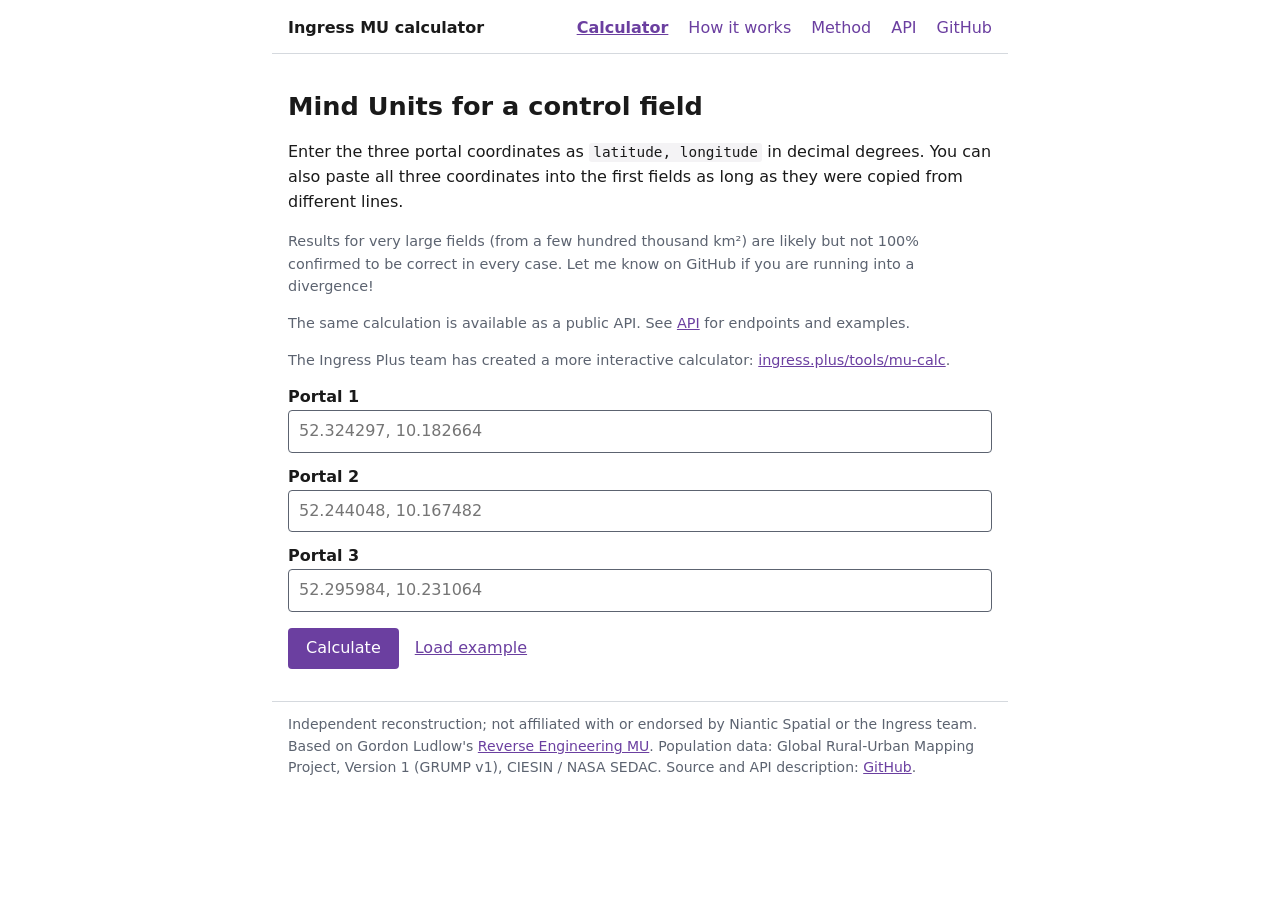
<file: site/index.html>
<!doctype html>
<html lang="en">
<head>
<meta charset="utf-8">
<meta name="viewport" content="width=device-width, initial-scale=1">
<title>Ingress MU calculator</title>
<meta name="description" content="Calculate Ingress Mind Units (MU) for a control field from three portal coordinates.">
<link rel="stylesheet" href="style.css">
</head>
<body>
<header>
  <span class="site">Ingress MU calculator</span>
  <a href="./" aria-current="page">Calculator</a>
  <a href="how-it-works.html">How it works</a>
  <a href="method.html">Method</a>
  <a href="api.html">API</a>
  <a href="https://github.com/InvestigateXM/Ingress-MU-calculation">GitHub</a>
</header>
<main>
<h1>Mind Units for a control field</h1>
<p>Enter the three portal coordinates as <code>latitude, longitude</code> in decimal degrees. You can also paste all three coordinates into the first fields as long as they were copied from different lines.</p>
<p class="hint">Results for very large fields (from a few hundred thousand km²) are likely but not 100% confirmed to be correct in every case. Let me know on GitHub if you are running into a divergence!</p>
<p class="hint">The same calculation is available as a public API. See <a href="api.html">API</a> for endpoints and examples.</p>
<p class="hint">The Ingress Plus team has created a more interactive calculator: <a href="https://ingress.plus/tools/mu-calc">ingress.plus/tools/mu-calc</a>.</p>
<form id="form" novalidate>
  <label for="p1">Portal 1</label>
  <input type="text" id="p1" placeholder="52.324297, 10.182664" autocomplete="off" spellcheck="false">
  <label for="p2">Portal 2</label>
  <input type="text" id="p2" placeholder="52.244048, 10.167482" autocomplete="off" spellcheck="false">
  <label for="p3">Portal 3</label>
  <input type="text" id="p3" placeholder="52.295984, 10.231064" autocomplete="off" spellcheck="false">
  <div class="actions">
    <button type="submit" id="go">Calculate</button>
    <a href="#" id="example">Load example</a>
  </div>
</form>
<div id="error" role="alert" hidden></div>
<section id="result" aria-live="polite" hidden>
  <div class="mu"><span id="mu"></span> <small>MU</small></div>
  <p>Area: <span id="area"></span> km²</p>
  <details>
    <summary>Details</summary>
    <p class="hint">Raw MU before regional minimums: <span id="raw"></span>. Total after minimums, before rounding: <span id="total"></span>. See <a href="method.html">Method</a> for how these are derived.</p>
    <h2>Regions (S2 level 6)</h2>
    <table id="regions"></table>
    <p class="hint" id="regions-note" hidden></p>
    <h2>Cells</h2>
    <table id="cells"></table>
    <p class="hint" id="cells-note" hidden></p>
  </details>
</section>
</main>
<footer>
  Independent reconstruction; not affiliated with or endorsed by Niantic Spatial or the Ingress team. Based on Gordon Ludlow's <a href="https://gordonludlow.com/ingress/reverse-engineering-mu/">Reverse Engineering MU</a>. Population data: Global Rural-Urban Mapping Project, Version 1 (GRUMP v1), CIESIN / NASA SEDAC. Source and API description: <a href="https://github.com/InvestigateXM/Ingress-MU-calculation">GitHub</a>.
</footer>
<script>
const API_BASE = 'https://api.investigatexm.com';
const TIMEOUT_MS = 30000;
const EXAMPLE = ['52.324297, 10.182664', '52.244048, 10.167482', '52.295984, 10.231064'];

const $ = id => document.getElementById(id);
const fields = [$('p1'), $('p2'), $('p3')];
const params = new URLSearchParams(location.search);
// ?api= points the page at a local server for testing; other hosts are ignored.
function apiBase() {
  try {
    const u = new URL(params.get('api'));
    if (['http:', 'https:'].includes(u.protocol) && ['localhost', '127.0.0.1'].includes(u.hostname)) return u.origin;
  } catch (_) { /* absent or malformed */ }
  return API_BASE;
}
const api = apiBase();

function showError(msg) {
  $('error').textContent = msg;
  $('error').hidden = false;
  $('result').hidden = true;
}

// Pasting several lines (or ';'-separated values) into the first field fills all three.
$('p1').addEventListener('paste', e => {
  const parts = (e.clipboardData.getData('text') || '').split(/[\n;]+/).map(s => s.trim()).filter(Boolean);
  if (parts.length < 2) return;
  e.preventDefault();
  fields.forEach((f, i) => { if (parts[i] !== undefined) f.value = parts[i]; });
});

$('example').addEventListener('click', e => {
  e.preventDefault();
  fields.forEach((f, i) => { f.value = EXAMPLE[i]; });
});

const ROW_LIMIT = 1000;

function fill(el, head, rows, numeric) {
  const note = $(el.id + '-note');
  note.hidden = rows.length <= ROW_LIMIT;
  note.textContent = 'Showing the first ' + n(ROW_LIMIT, 0) + ' of ' + n(rows.length, 0) + ' rows. The API returns all of them with detail=1.';
  rows = rows.slice(0, ROW_LIMIT);
  el.replaceChildren();
  const add = (tag, cells, section) => {
    const tr = section.insertRow();
    cells.forEach((c, i) => {
      const cell = document.createElement(tag);
      cell.textContent = c;
      if (tag === 'th') cell.scope = 'col';
      if (numeric[i]) cell.className = 'num';
      tr.appendChild(cell);
    });
  };
  add('th', head, el.createTHead());
  const body = el.createTBody();
  rows.forEach(r => add('td', r, body));
}

const n = (v, d) => Number(v).toLocaleString('en-US', { maximumFractionDigits: d, minimumFractionDigits: d });

function render(r) {
  $('error').hidden = true;
  $('mu').textContent = n(r.mu, 0);
  $('area').textContent = n(r.area_km2, 4);
  $('raw').textContent = n(r.raw_mu, 3);
  $('total').textContent = n(r.regional_total_mu, 3);
  fill($('regions'), ['Region token', 'Raw MU', 'MU after minimum'],
    r.regions.map(x => [x.s2_token, n(x.raw_mu, 3), n(x.minimum_applied_mu, 3)]), [false, true, true]);
  fill($('cells'), ['Cell token', 'Level', 'Overlap km²', 'Density', 'MU'],
    r.cells.map(x => [x.s2_token, x.level, n(x.overlap_km2, 6), n(x.density, 3), n(x.raw_mu, 3)]),
    [false, true, true, true, true]);
  $('result').hidden = false;
}

async function calculate() {
  const url = new URL(api + '/getMU');
  fields.forEach(f => url.searchParams.append('c', f.value.trim()));
  url.searchParams.set('detail', '1');
  const ctl = new AbortController();
  const timer = setTimeout(() => ctl.abort(), TIMEOUT_MS);
  $('go').disabled = true;
  try {
    // Plain GET without custom headers: no CORS preflight.
    const res = await fetch(url, { signal: ctl.signal });
    let body = null;
    try { body = await res.json(); } catch (_) { /* non-JSON error page */ }
    if (res.status === 429) {
      const wait = res.headers.get('Retry-After');
      return showError('Too many requests. Try again' + (wait ? ' in ' + wait + ' seconds.' : ' later.'));
    }
    if (res.status === 504) return showError('The calculation timed out on the server. Try again later.');
    if (!res.ok) return showError((body && body.error) || 'The API returned an error (HTTP ' + res.status + ').');
    render(body);
    const q = new URLSearchParams();
    fields.forEach(f => q.append('c', f.value.trim()));
    if (api !== API_BASE) q.set('api', api);
    history.replaceState(null, '', '?' + q.toString().replace(/%2C/gi, ',').replace(/\+/g, '%20'));
  } catch (err) {
    showError(err.name === 'AbortError'
      ? 'The request timed out. Try again later.'
      : 'Could not reach the API. It may be unavailable, or requests from this connection may be rate limited.');
  } finally {
    clearTimeout(timer);
    $('go').disabled = false;
  }
}

$('form').addEventListener('submit', e => { e.preventDefault(); calculate(); });

const linked = params.getAll('c');
if (linked.length) {
  fields.forEach((f, i) => { f.value = linked[i] || ''; });
  calculate();
}
</script>
</body>
</html>
</file>
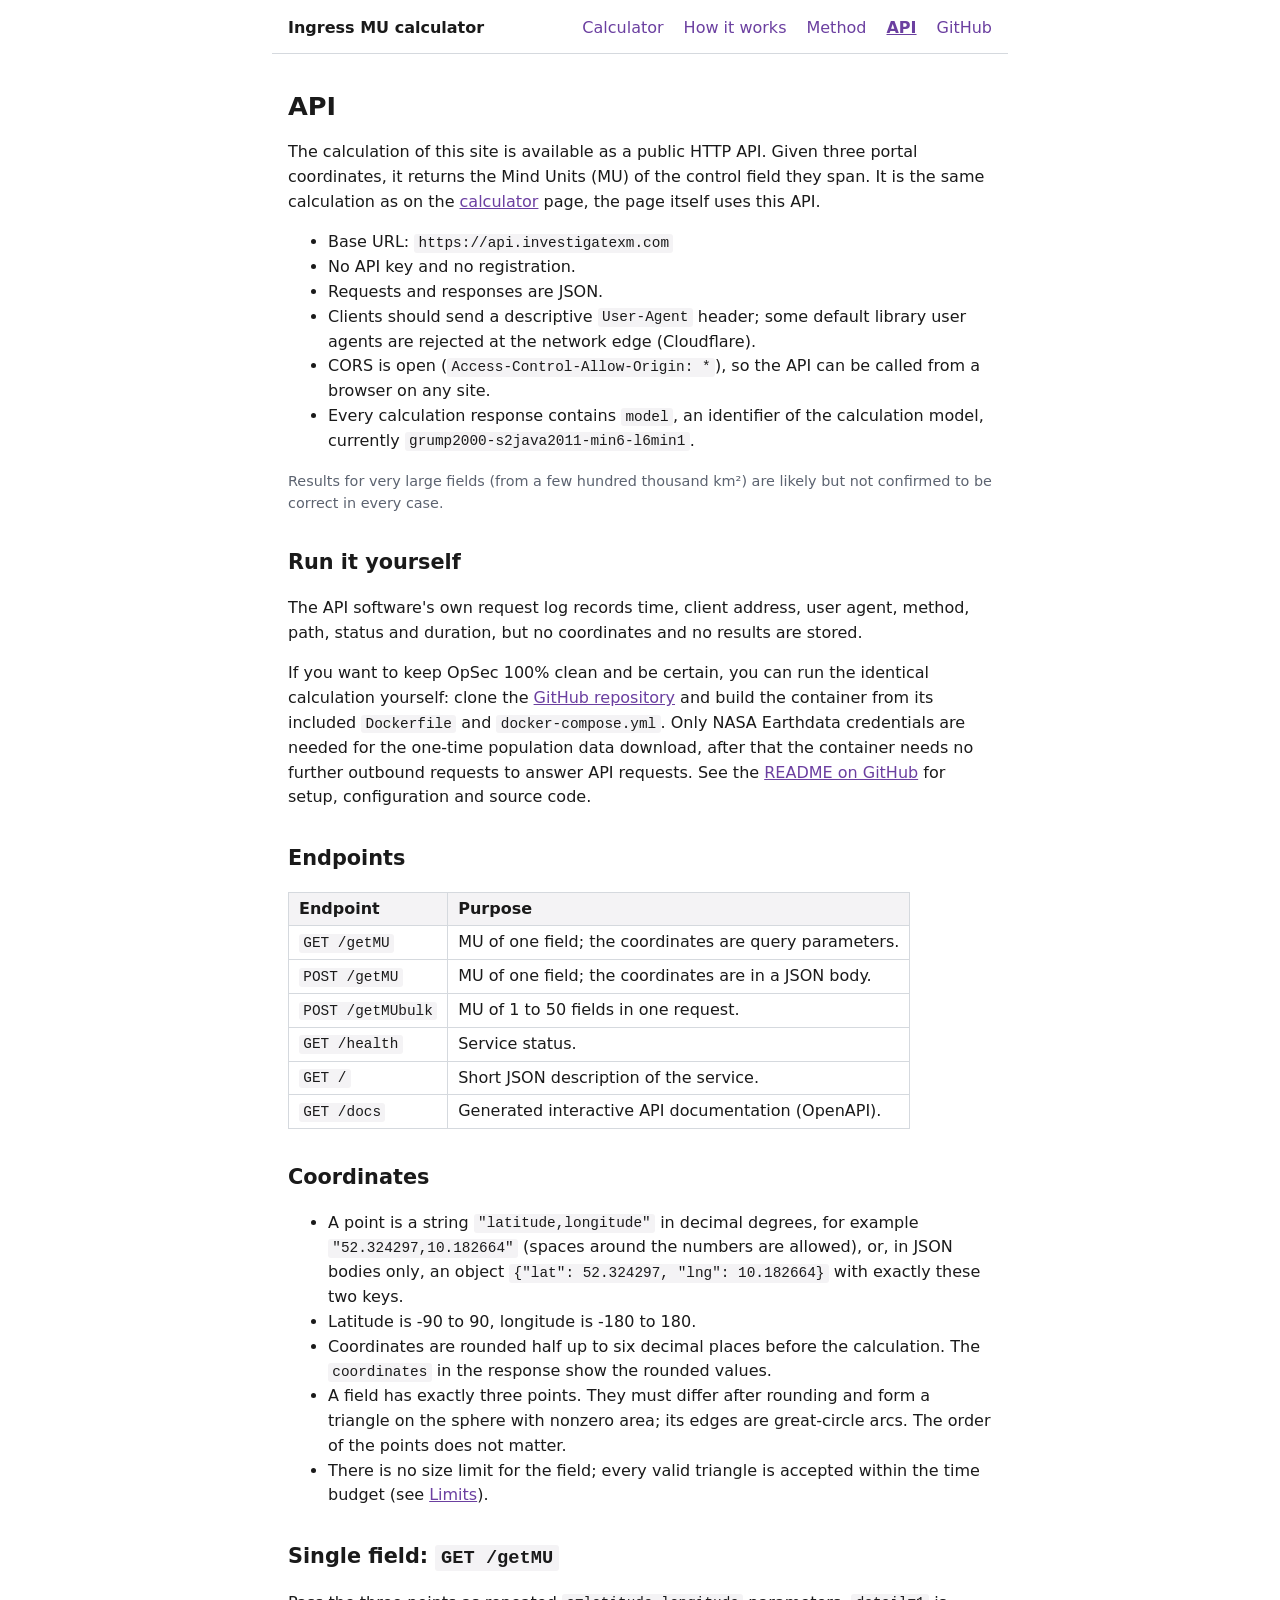
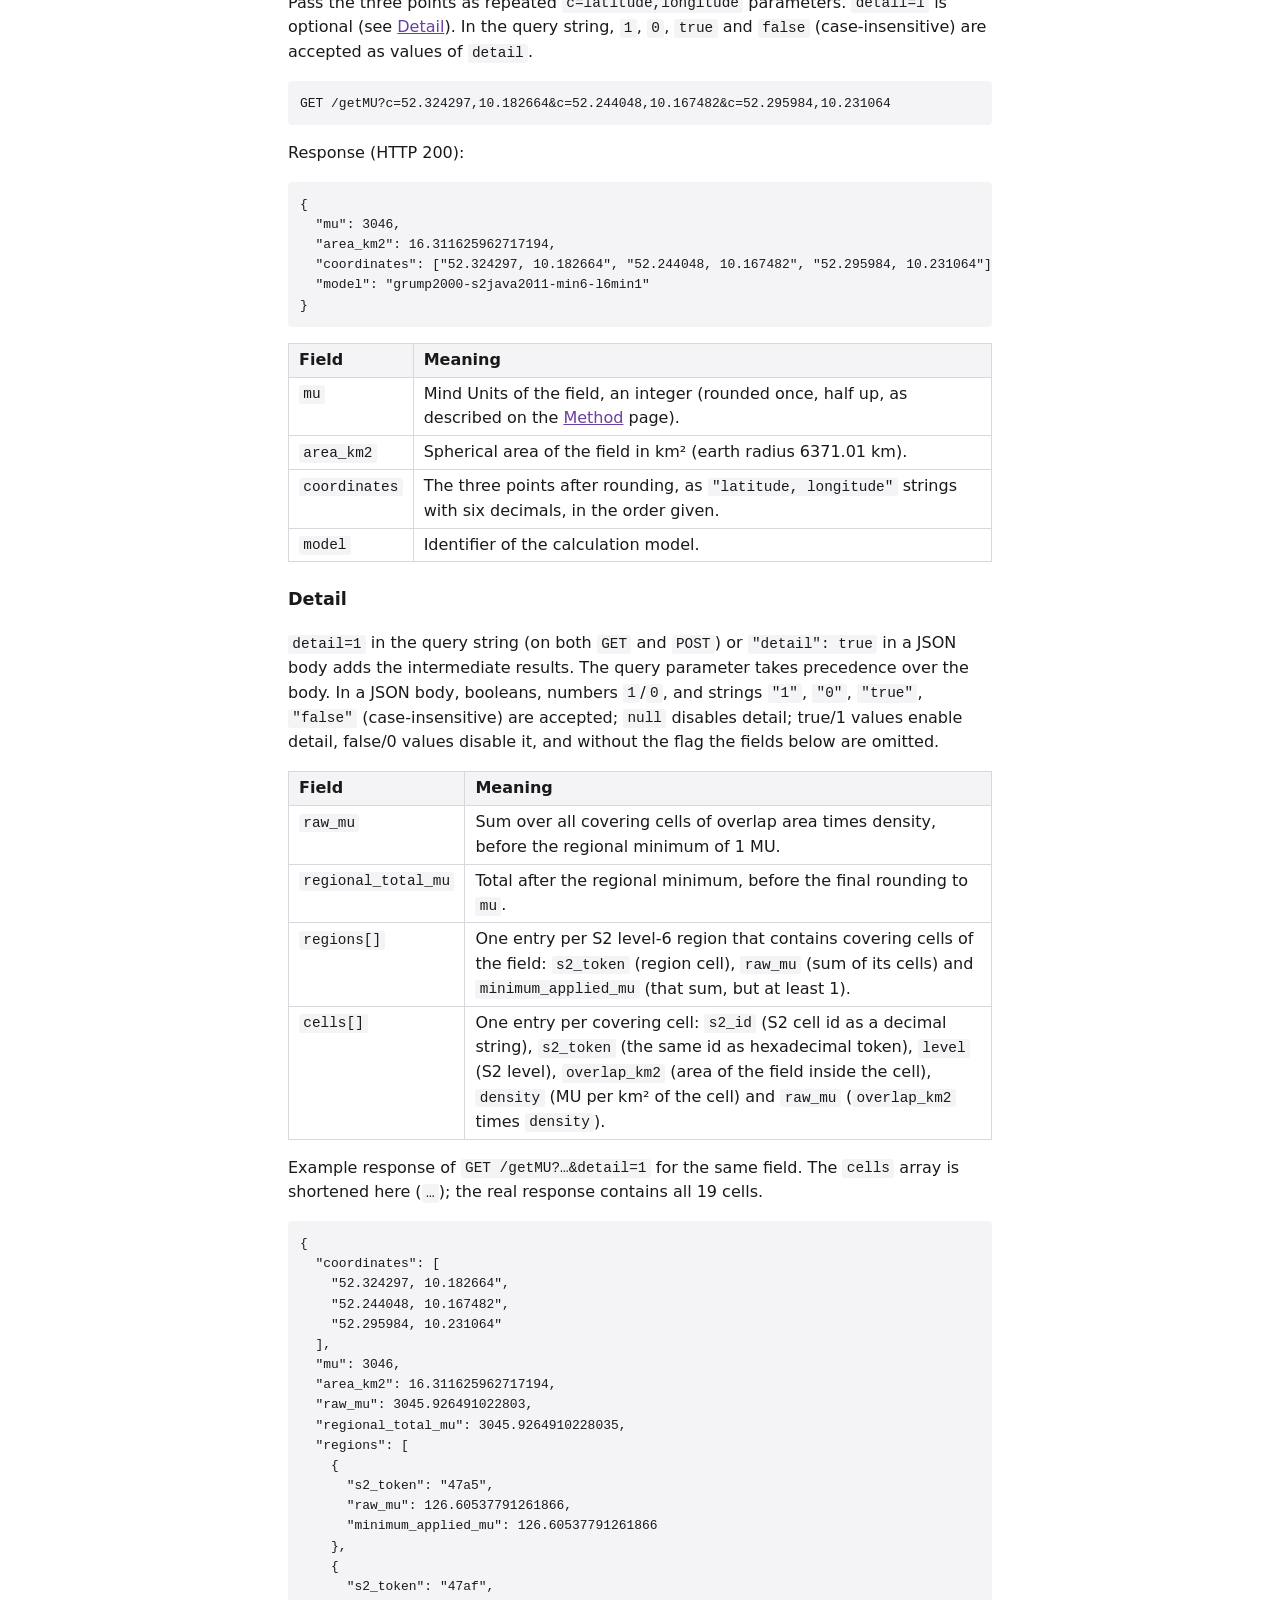
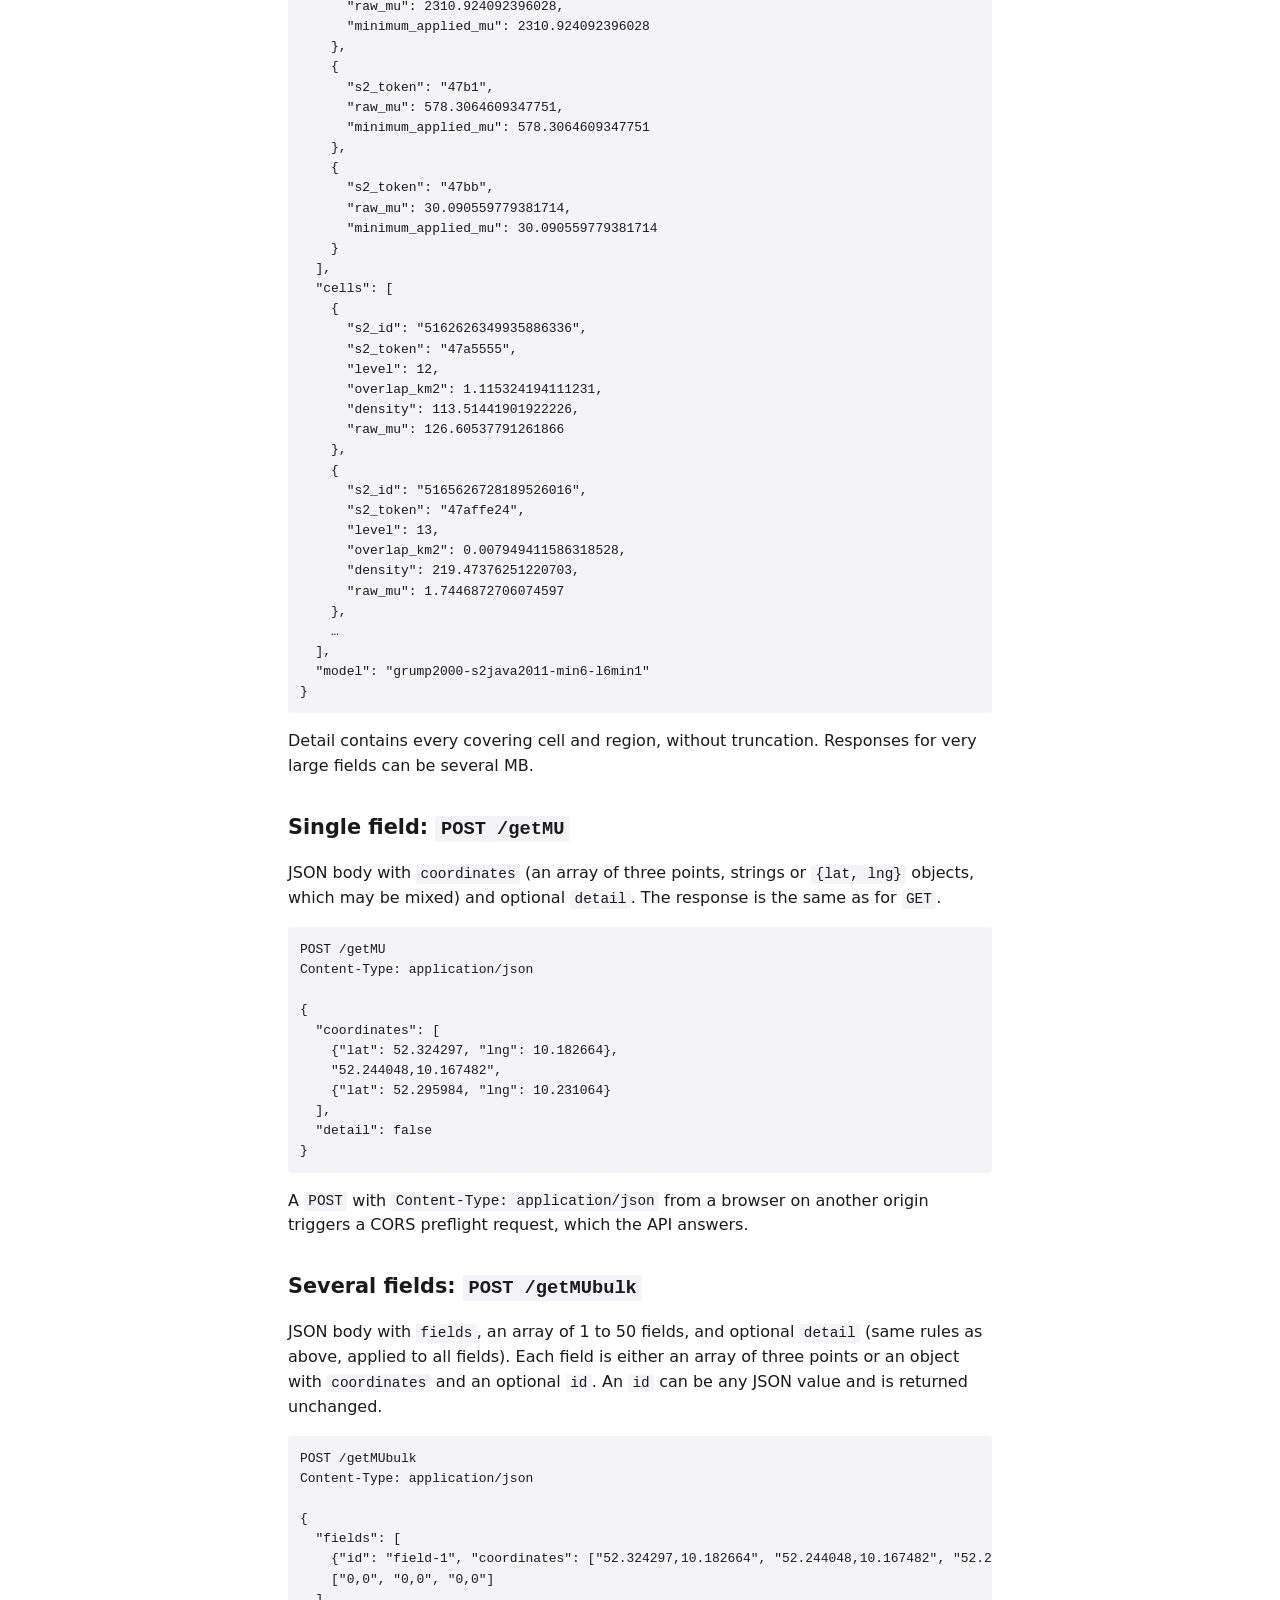
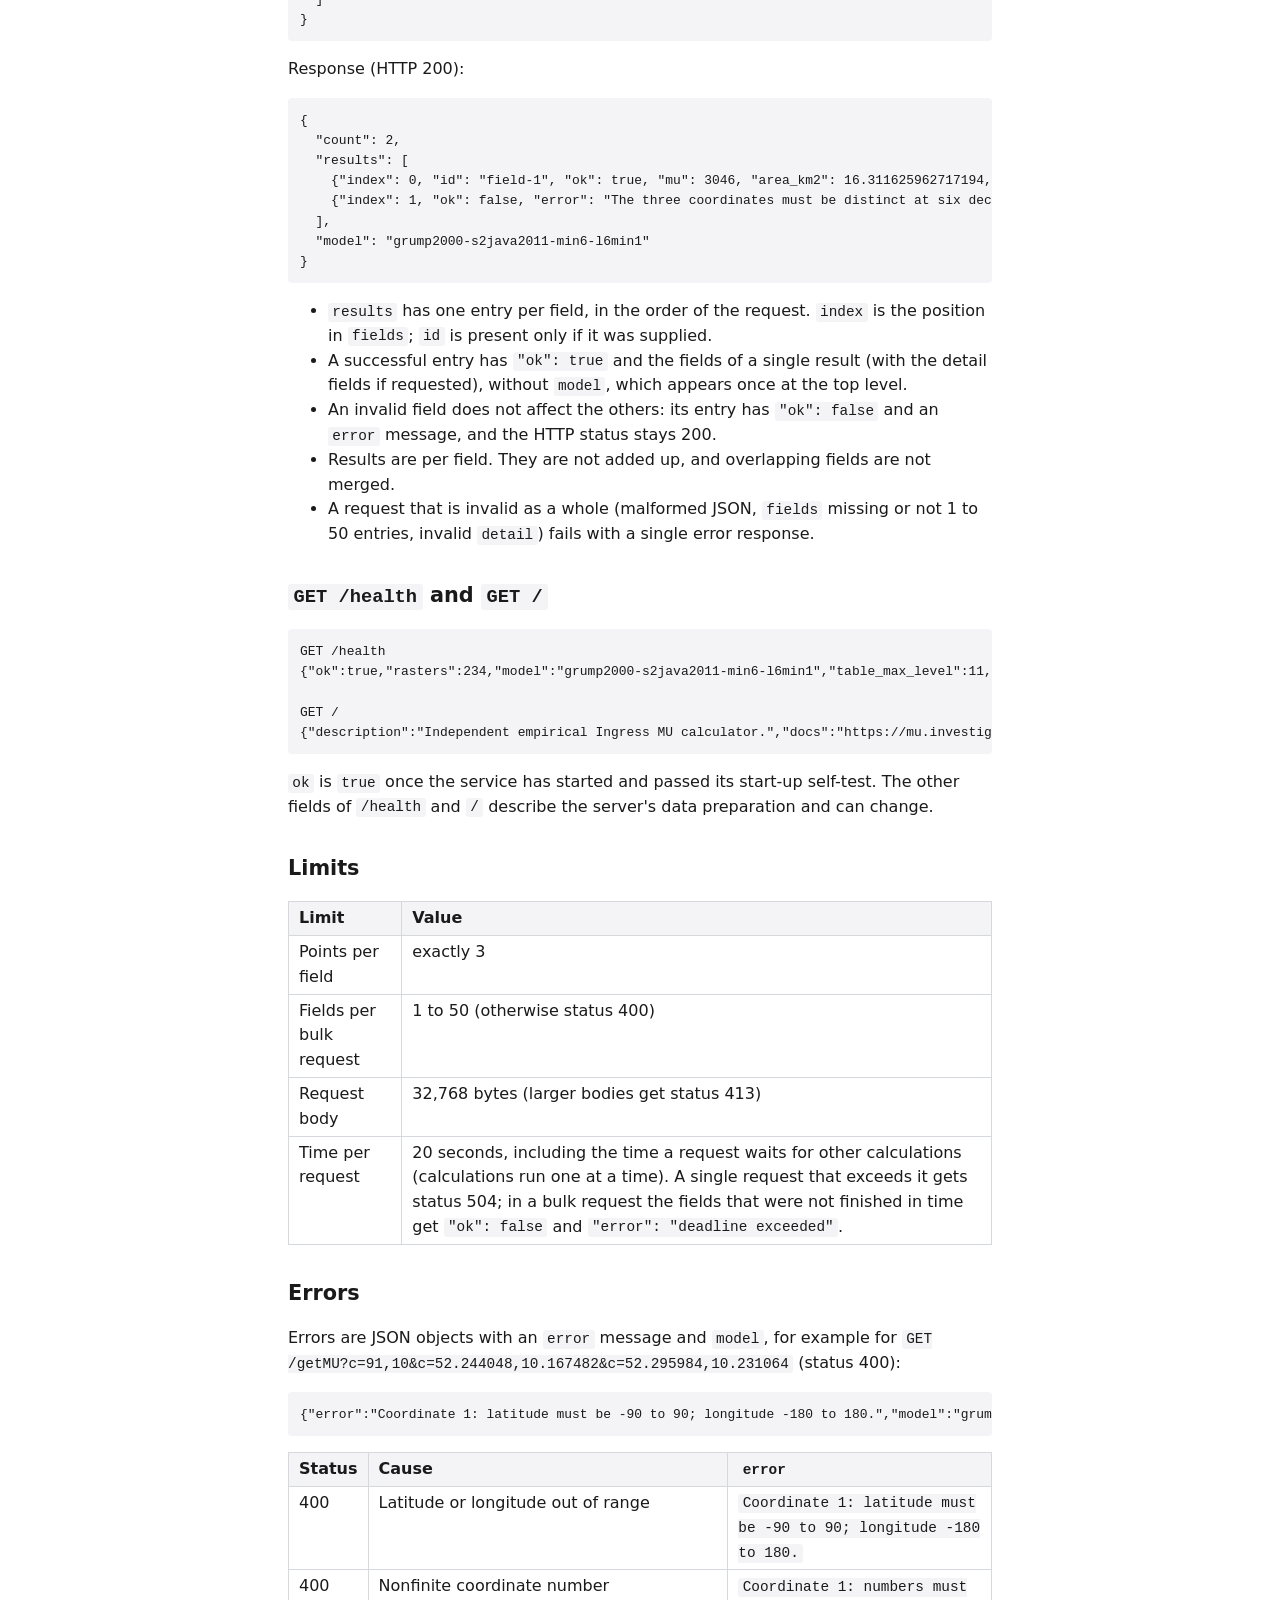
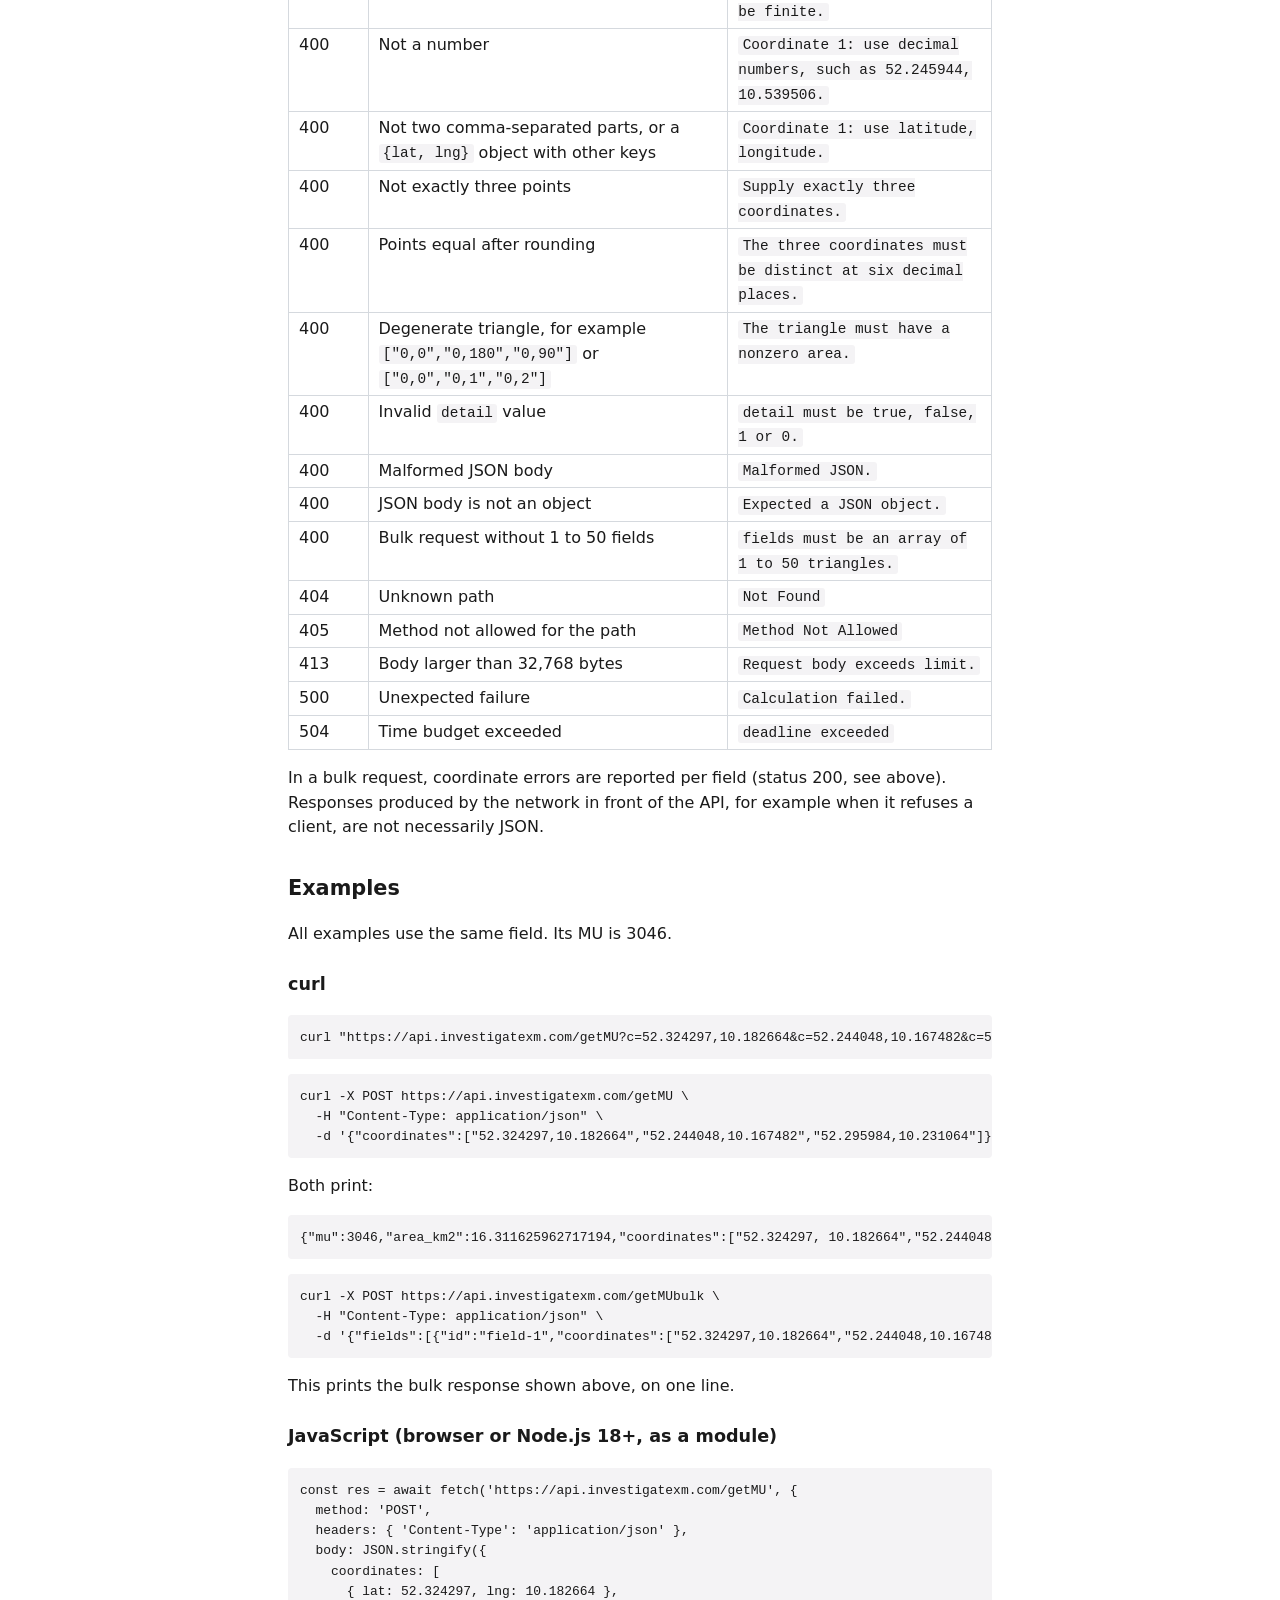
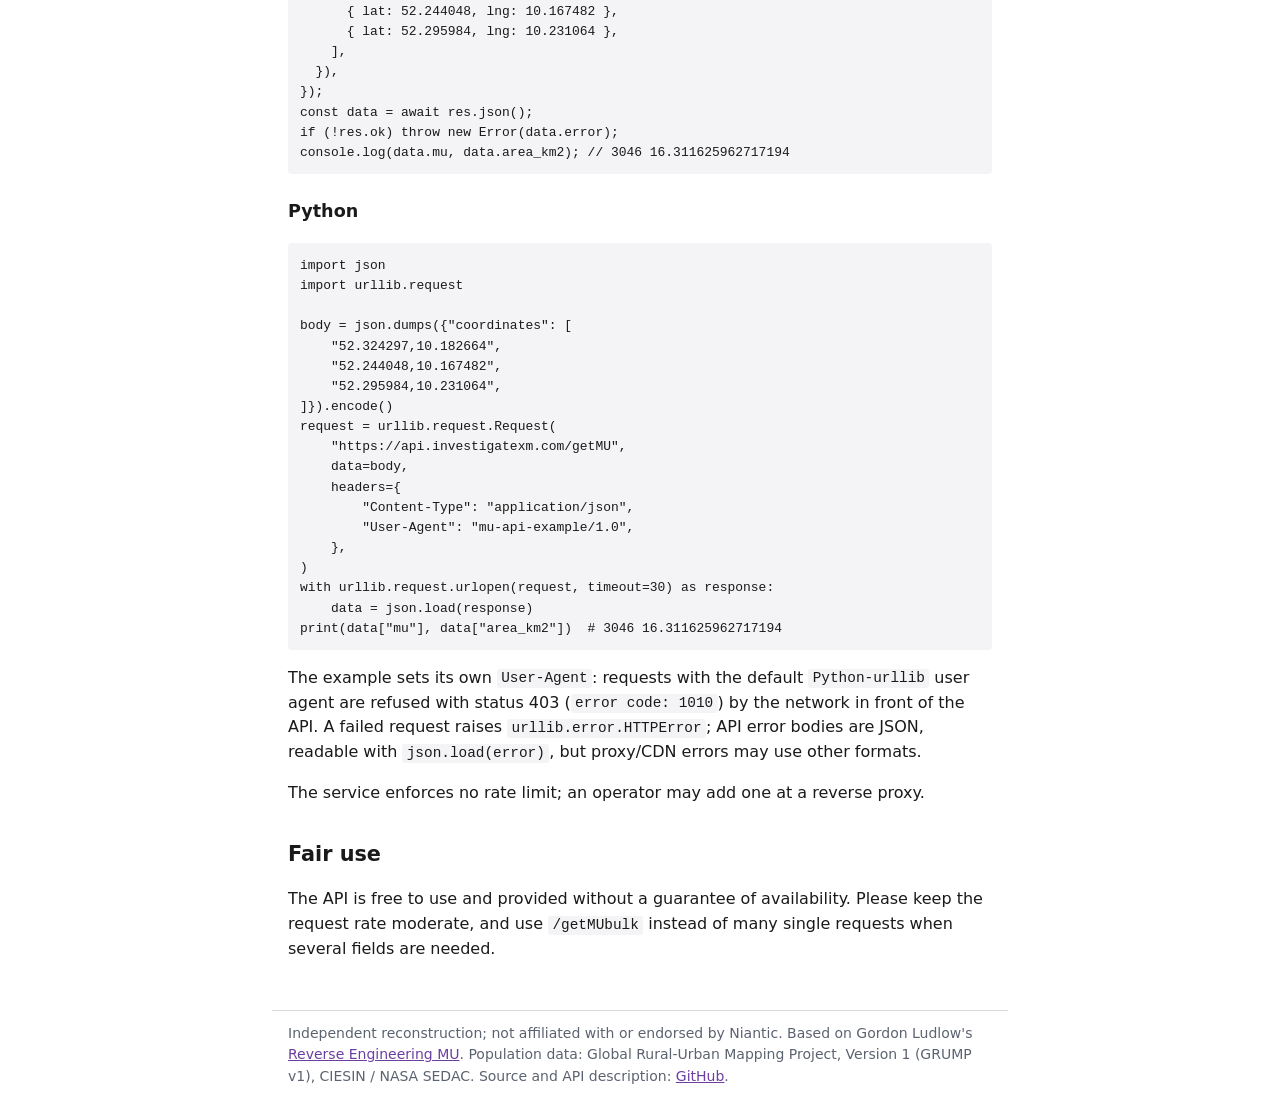
<file: site/api.html>
<!doctype html>
<html lang="en">
<head>
<meta charset="utf-8">
<meta name="viewport" content="width=device-width, initial-scale=1">
<title>API - Ingress MU calculator</title>
<meta name="description" content="Public HTTP API that returns the Ingress Mind Units (MU) of a control field from three portal coordinates: endpoints, parameters, limits, errors and examples.">
<link rel="icon" href="data:,">
<link rel="stylesheet" href="style.css">
</head>
<body>
<header>
  <span class="site">Ingress MU calculator</span>
  <a href="./">Calculator</a>
  <a href="how-it-works.html">How it works</a>
  <a href="method.html">Method</a>
  <a href="api.html" aria-current="page">API</a>
  <a href="https://github.com/InvestigateXM/Ingress-MU-calculation">GitHub</a>
</header>
<main>
<h1>API</h1>
<p>The calculation of this site is available as a public HTTP API. Given three portal coordinates, it returns the Mind Units (MU) of the control field they span. It is the same calculation as on the <a href="./">calculator</a> page, the page itself uses this API.</p>
<ul>
  <li>Base URL: <code>https://api.investigatexm.com</code></li>
  <li>No API key and no registration.</li>
  <li>Requests and responses are JSON.</li>
  <li>Clients should send a descriptive <code>User-Agent</code> header; some default library user agents are rejected at the network edge (Cloudflare).</li>
  <li>CORS is open (<code>Access-Control-Allow-Origin: *</code>), so the API can be called from a browser on any site.</li>
  <li>Every calculation response contains <code>model</code>, an identifier of the calculation model, currently <code>grump2000-s2java2011-min6-l6min1</code>.</li>
</ul>
<p class="hint">Results for very large fields (from a few hundred thousand km²) are likely but not confirmed to be correct in every case.</p>

<h2>Run it yourself</h2>
<p>The API software's own request log records time, client address, user agent, method, path, status and duration, but no coordinates and no results are stored.</p>
<p>If you want to keep OpSec 100% clean and be certain, you can run the identical calculation yourself: clone the <a href="https://github.com/InvestigateXM/Ingress-MU-calculation">GitHub repository</a> and build the container from its included <code>Dockerfile</code> and <code>docker-compose.yml</code>. Only NASA Earthdata credentials are needed for the one-time population data download, after that the container needs no further outbound requests to answer API requests. See the <a href="https://github.com/InvestigateXM/Ingress-MU-calculation#readme">README on GitHub</a> for setup, configuration and source code.</p>

<h2>Endpoints</h2>
<table>
  <thead><tr><th>Endpoint</th><th>Purpose</th></tr></thead>
  <tbody>
    <tr><td><code>GET /getMU</code></td><td>MU of one field; the coordinates are query parameters.</td></tr>
    <tr><td><code>POST /getMU</code></td><td>MU of one field; the coordinates are in a JSON body.</td></tr>
    <tr><td><code>POST /getMUbulk</code></td><td>MU of 1 to 50 fields in one request.</td></tr>
    <tr><td><code>GET /health</code></td><td>Service status.</td></tr>
    <tr><td><code>GET /</code></td><td>Short JSON description of the service.</td></tr>
    <tr><td><code>GET /docs</code></td><td>Generated interactive API documentation (OpenAPI).</td></tr>
  </tbody>
</table>

<h2>Coordinates</h2>
<ul>
  <li>A point is a string <code>"latitude,longitude"</code> in decimal degrees, for example <code>"52.324297,10.182664"</code> (spaces around the numbers are allowed), or, in JSON bodies only, an object <code>{"lat": 52.324297, "lng": 10.182664}</code> with exactly these two keys.</li>
  <li>Latitude is -90 to 90, longitude is -180 to 180.</li>
  <li>Coordinates are rounded half up to six decimal places before the calculation. The <code>coordinates</code> in the response show the rounded values.</li>
  <li>A field has exactly three points. They must differ after rounding and form a triangle on the sphere with nonzero area; its edges are great-circle arcs. The order of the points does not matter.</li>
  <li>There is no size limit for the field; every valid triangle is accepted within the time budget (see <a href="#limits">Limits</a>).</li>
</ul>

<h2>Single field: <code>GET /getMU</code></h2>
<p>Pass the three points as repeated <code>c=latitude,longitude</code> parameters. <code>detail=1</code> is optional (see <a href="#detail">Detail</a>). In the query string, <code>1</code>, <code>0</code>, <code>true</code> and <code>false</code> (case-insensitive) are accepted as values of <code>detail</code>.</p>
<pre><code>GET /getMU?c=52.324297,10.182664&amp;c=52.244048,10.167482&amp;c=52.295984,10.231064</code></pre>
<p>Response (HTTP 200):</p>
<pre><code>{
  "mu": 3046,
  "area_km2": 16.311625962717194,
  "coordinates": ["52.324297, 10.182664", "52.244048, 10.167482", "52.295984, 10.231064"],
  "model": "grump2000-s2java2011-min6-l6min1"
}</code></pre>
<table>
  <thead><tr><th>Field</th><th>Meaning</th></tr></thead>
  <tbody>
    <tr><td><code>mu</code></td><td>Mind Units of the field, an integer (rounded once, half up, as described on the <a href="method.html">Method</a> page).</td></tr>
    <tr><td><code>area_km2</code></td><td>Spherical area of the field in km² (earth radius 6371.01 km).</td></tr>
    <tr><td><code>coordinates</code></td><td>The three points after rounding, as <code>"latitude, longitude"</code> strings with six decimals, in the order given.</td></tr>
    <tr><td><code>model</code></td><td>Identifier of the calculation model.</td></tr>
  </tbody>
</table>

<h3 id="detail">Detail</h3>
<p><code>detail=1</code> in the query string (on both <code>GET</code> and <code>POST</code>) or <code>"detail": true</code> in a JSON body adds the intermediate results. The query parameter takes precedence over the body. In a JSON body, booleans, numbers <code>1</code>/<code>0</code>, and strings <code>"1"</code>, <code>"0"</code>, <code>"true"</code>, <code>"false"</code> (case-insensitive) are accepted; <code>null</code> disables detail; true/1 values enable detail, false/0 values disable it, and without the flag the fields below are omitted.</p>
<table>
  <thead><tr><th>Field</th><th>Meaning</th></tr></thead>
  <tbody>
    <tr><td><code>raw_mu</code></td><td>Sum over all covering cells of overlap area times density, before the regional minimum of 1 MU.</td></tr>
    <tr><td><code>regional_total_mu</code></td><td>Total after the regional minimum, before the final rounding to <code>mu</code>.</td></tr>
    <tr><td><code>regions[]</code></td><td>One entry per S2 level-6 region that contains covering cells of the field: <code>s2_token</code> (region cell), <code>raw_mu</code> (sum of its cells) and <code>minimum_applied_mu</code> (that sum, but at least 1).</td></tr>
    <tr><td><code>cells[]</code></td><td>One entry per covering cell: <code>s2_id</code> (S2 cell id as a decimal string), <code>s2_token</code> (the same id as hexadecimal token), <code>level</code> (S2 level), <code>overlap_km2</code> (area of the field inside the cell), <code>density</code> (MU per km² of the cell) and <code>raw_mu</code> (<code>overlap_km2</code> times <code>density</code>).</td></tr>
  </tbody>
</table>
<p>Example response of <code>GET /getMU?…&amp;detail=1</code> for the same field. The <code>cells</code> array is shortened here (<code>…</code>); the real response contains all 19 cells.</p>
<pre><code>{
  "coordinates": [
    "52.324297, 10.182664",
    "52.244048, 10.167482",
    "52.295984, 10.231064"
  ],
  "mu": 3046,
  "area_km2": 16.311625962717194,
  "raw_mu": 3045.926491022803,
  "regional_total_mu": 3045.9264910228035,
  "regions": [
    {
      "s2_token": "47a5",
      "raw_mu": 126.60537791261866,
      "minimum_applied_mu": 126.60537791261866
    },
    {
      "s2_token": "47af",
      "raw_mu": 2310.924092396028,
      "minimum_applied_mu": 2310.924092396028
    },
    {
      "s2_token": "47b1",
      "raw_mu": 578.3064609347751,
      "minimum_applied_mu": 578.3064609347751
    },
    {
      "s2_token": "47bb",
      "raw_mu": 30.090559779381714,
      "minimum_applied_mu": 30.090559779381714
    }
  ],
  "cells": [
    {
      "s2_id": "5162626349935886336",
      "s2_token": "47a5555",
      "level": 12,
      "overlap_km2": 1.115324194111231,
      "density": 113.51441901922226,
      "raw_mu": 126.60537791261866
    },
    {
      "s2_id": "5165626728189526016",
      "s2_token": "47affe24",
      "level": 13,
      "overlap_km2": 0.007949411586318528,
      "density": 219.47376251220703,
      "raw_mu": 1.7446872706074597
    },
    …
  ],
  "model": "grump2000-s2java2011-min6-l6min1"
}</code></pre>
<p>Detail contains every covering cell and region, without truncation. Responses for very large fields can be several MB.</p>

<h2>Single field: <code>POST /getMU</code></h2>
<p>JSON body with <code>coordinates</code> (an array of three points, strings or <code>{lat, lng}</code> objects, which may be mixed) and optional <code>detail</code>. The response is the same as for <code>GET</code>.</p>
<pre><code>POST /getMU
Content-Type: application/json

{
  "coordinates": [
    {"lat": 52.324297, "lng": 10.182664},
    "52.244048,10.167482",
    {"lat": 52.295984, "lng": 10.231064}
  ],
  "detail": false
}</code></pre>
<p>A <code>POST</code> with <code>Content-Type: application/json</code> from a browser on another origin triggers a CORS preflight request, which the API answers.</p>

<h2>Several fields: <code>POST /getMUbulk</code></h2>
<p>JSON body with <code>fields</code>, an array of 1 to 50 fields, and optional <code>detail</code> (same rules as above, applied to all fields). Each field is either an array of three points or an object with <code>coordinates</code> and an optional <code>id</code>. An <code>id</code> can be any JSON value and is returned unchanged.</p>
<pre><code>POST /getMUbulk
Content-Type: application/json

{
  "fields": [
    {"id": "field-1", "coordinates": ["52.324297,10.182664", "52.244048,10.167482", "52.295984,10.231064"]},
    ["0,0", "0,0", "0,0"]
  ]
}</code></pre>
<p>Response (HTTP 200):</p>
<pre><code>{
  "count": 2,
  "results": [
    {"index": 0, "id": "field-1", "ok": true, "mu": 3046, "area_km2": 16.311625962717194, "coordinates": ["52.324297, 10.182664", "52.244048, 10.167482", "52.295984, 10.231064"]},
    {"index": 1, "ok": false, "error": "The three coordinates must be distinct at six decimal places."}
  ],
  "model": "grump2000-s2java2011-min6-l6min1"
}</code></pre>
<ul>
  <li><code>results</code> has one entry per field, in the order of the request. <code>index</code> is the position in <code>fields</code>; <code>id</code> is present only if it was supplied.</li>
  <li>A successful entry has <code>"ok": true</code> and the fields of a single result (with the detail fields if requested), without <code>model</code>, which appears once at the top level.</li>
  <li>An invalid field does not affect the others: its entry has <code>"ok": false</code> and an <code>error</code> message, and the HTTP status stays 200.</li>
  <li>Results are per field. They are not added up, and overlapping fields are not merged.</li>
  <li>A request that is invalid as a whole (malformed JSON, <code>fields</code> missing or not 1 to 50 entries, invalid <code>detail</code>) fails with a single error response.</li>
</ul>

<h2><code>GET /health</code> and <code>GET /</code></h2>
<pre><code>GET /health
{"ok":true,"rasters":234,"model":"grump2000-s2java2011-min6-l6min1","table_max_level":11,"table_levels_ready":[6,7,8,9,10,11]}

GET /
{"description":"Independent empirical Ingress MU calculator.","docs":"https://mu.investigatexm.com","api_docs":"/docs","table_max_level":11,"model":"grump2000-s2java2011-min6-l6min1"}</code></pre>
<p><code>ok</code> is <code>true</code> once the service has started and passed its start-up self-test. The other fields of <code>/health</code> and <code>/</code> describe the server's data preparation and can change.</p>

<h2 id="limits">Limits</h2>
<table>
  <thead><tr><th>Limit</th><th>Value</th></tr></thead>
  <tbody>
    <tr><td>Points per field</td><td>exactly 3</td></tr>
    <tr><td>Fields per bulk request</td><td>1 to 50 (otherwise status 400)</td></tr>
    <tr><td>Request body</td><td>32,768 bytes (larger bodies get status 413)</td></tr>
    <tr><td>Time per request</td><td>20 seconds, including the time a request waits for other calculations (calculations run one at a time). A single request that exceeds it gets status 504; in a bulk request the fields that were not finished in time get <code>"ok": false</code> and <code>"error": "deadline exceeded"</code>.</td></tr>
  </tbody>
</table>

<h2>Errors</h2>
<p>Errors are JSON objects with an <code>error</code> message and <code>model</code>, for example for <code>GET /getMU?c=91,10&amp;c=52.244048,10.167482&amp;c=52.295984,10.231064</code> (status 400):</p>
<pre><code>{"error":"Coordinate 1: latitude must be -90 to 90; longitude -180 to 180.","model":"grump2000-s2java2011-min6-l6min1"}</code></pre>
<table>
  <thead><tr><th>Status</th><th>Cause</th><th><code>error</code></th></tr></thead>
  <tbody>
    <tr><td>400</td><td>Latitude or longitude out of range</td><td><code>Coordinate 1: latitude must be -90 to 90; longitude -180 to 180.</code></td></tr>
    <tr><td>400</td><td>Nonfinite coordinate number</td><td><code>Coordinate 1: numbers must be finite.</code></td></tr>
    <tr><td>400</td><td>Not a number</td><td><code>Coordinate 1: use decimal numbers, such as 52.245944, 10.539506.</code></td></tr>
    <tr><td>400</td><td>Not two comma-separated parts, or a <code>{lat, lng}</code> object with other keys</td><td><code>Coordinate 1: use latitude, longitude.</code></td></tr>
    <tr><td>400</td><td>Not exactly three points</td><td><code>Supply exactly three coordinates.</code></td></tr>
    <tr><td>400</td><td>Points equal after rounding</td><td><code>The three coordinates must be distinct at six decimal places.</code></td></tr>
    <tr><td>400</td><td>Degenerate triangle, for example <code>["0,0","0,180","0,90"]</code> or <code>["0,0","0,1","0,2"]</code></td><td><code>The triangle must have a nonzero area.</code></td></tr>
    <tr><td>400</td><td>Invalid <code>detail</code> value</td><td><code>detail must be true, false, 1 or 0.</code></td></tr>
    <tr><td>400</td><td>Malformed JSON body</td><td><code>Malformed JSON.</code></td></tr>
    <tr><td>400</td><td>JSON body is not an object</td><td><code>Expected a JSON object.</code></td></tr>
    <tr><td>400</td><td>Bulk request without 1 to 50 fields</td><td><code>fields must be an array of 1 to 50 triangles.</code></td></tr>
    <tr><td>404</td><td>Unknown path</td><td><code>Not Found</code></td></tr>
    <tr><td>405</td><td>Method not allowed for the path</td><td><code>Method Not Allowed</code></td></tr>
    <tr><td>413</td><td>Body larger than 32,768 bytes</td><td><code>Request body exceeds limit.</code></td></tr>
    <tr><td>500</td><td>Unexpected failure</td><td><code>Calculation failed.</code></td></tr>
    <tr><td>504</td><td>Time budget exceeded</td><td><code>deadline exceeded</code></td></tr>
  </tbody>
</table>
<p>In a bulk request, coordinate errors are reported per field (status 200, see above). Responses produced by the network in front of the API, for example when it refuses a client, are not necessarily JSON.</p>

<h2>Examples</h2>
<p>All examples use the same field. Its MU is 3046.</p>
<h3>curl</h3>
<pre><code>curl "https://api.investigatexm.com/getMU?c=52.324297,10.182664&amp;c=52.244048,10.167482&amp;c=52.295984,10.231064"</code></pre>
<pre><code>curl -X POST https://api.investigatexm.com/getMU \
  -H "Content-Type: application/json" \
  -d '{"coordinates":["52.324297,10.182664","52.244048,10.167482","52.295984,10.231064"]}'</code></pre>
<p>Both print:</p>
<pre><code>{"mu":3046,"area_km2":16.311625962717194,"coordinates":["52.324297, 10.182664","52.244048, 10.167482","52.295984, 10.231064"],"model":"grump2000-s2java2011-min6-l6min1"}</code></pre>
<pre><code>curl -X POST https://api.investigatexm.com/getMUbulk \
  -H "Content-Type: application/json" \
  -d '{"fields":[{"id":"field-1","coordinates":["52.324297,10.182664","52.244048,10.167482","52.295984,10.231064"]},["0,0","0,0","0,0"]]}'</code></pre>
<p>This prints the bulk response shown above, on one line.</p>

<h3>JavaScript (browser or Node.js 18+, as a module)</h3>
<pre><code>const res = await fetch('https://api.investigatexm.com/getMU', {
  method: 'POST',
  headers: { 'Content-Type': 'application/json' },
  body: JSON.stringify({
    coordinates: [
      { lat: 52.324297, lng: 10.182664 },
      { lat: 52.244048, lng: 10.167482 },
      { lat: 52.295984, lng: 10.231064 },
    ],
  }),
});
const data = await res.json();
if (!res.ok) throw new Error(data.error);
console.log(data.mu, data.area_km2); // 3046 16.311625962717194</code></pre>

<h3>Python</h3>
<pre><code>import json
import urllib.request

body = json.dumps({"coordinates": [
    "52.324297,10.182664",
    "52.244048,10.167482",
    "52.295984,10.231064",
]}).encode()
request = urllib.request.Request(
    "https://api.investigatexm.com/getMU",
    data=body,
    headers={
        "Content-Type": "application/json",
        "User-Agent": "mu-api-example/1.0",
    },
)
with urllib.request.urlopen(request, timeout=30) as response:
    data = json.load(response)
print(data["mu"], data["area_km2"])  # 3046 16.311625962717194</code></pre>
<p>The example sets its own <code>User-Agent</code>: requests with the default <code>Python-urllib</code> user agent are refused with status 403 (<code>error code: 1010</code>) by the network in front of the API. A failed request raises <code>urllib.error.HTTPError</code>; API error bodies are JSON, readable with <code>json.load(error)</code>, but proxy/CDN errors may use other formats.</p>

<p>The service enforces no rate limit; an operator may add one at a reverse proxy.</p>

<h2>Fair use</h2>
<p>The API is free to use and provided without a guarantee of availability. Please keep the request rate moderate, and use <code>/getMUbulk</code> instead of many single requests when several fields are needed.</p>
</main>
<footer>
  Independent reconstruction; not affiliated with or endorsed by Niantic. Based on Gordon Ludlow's <a href="https://gordonludlow.com/ingress/reverse-engineering-mu/">Reverse Engineering MU</a>. Population data: Global Rural-Urban Mapping Project, Version 1 (GRUMP v1), CIESIN / NASA SEDAC. Source and API description: <a href="https://github.com/InvestigateXM/Ingress-MU-calculation">GitHub</a>.
</footer>
</body>
</html>
</file>
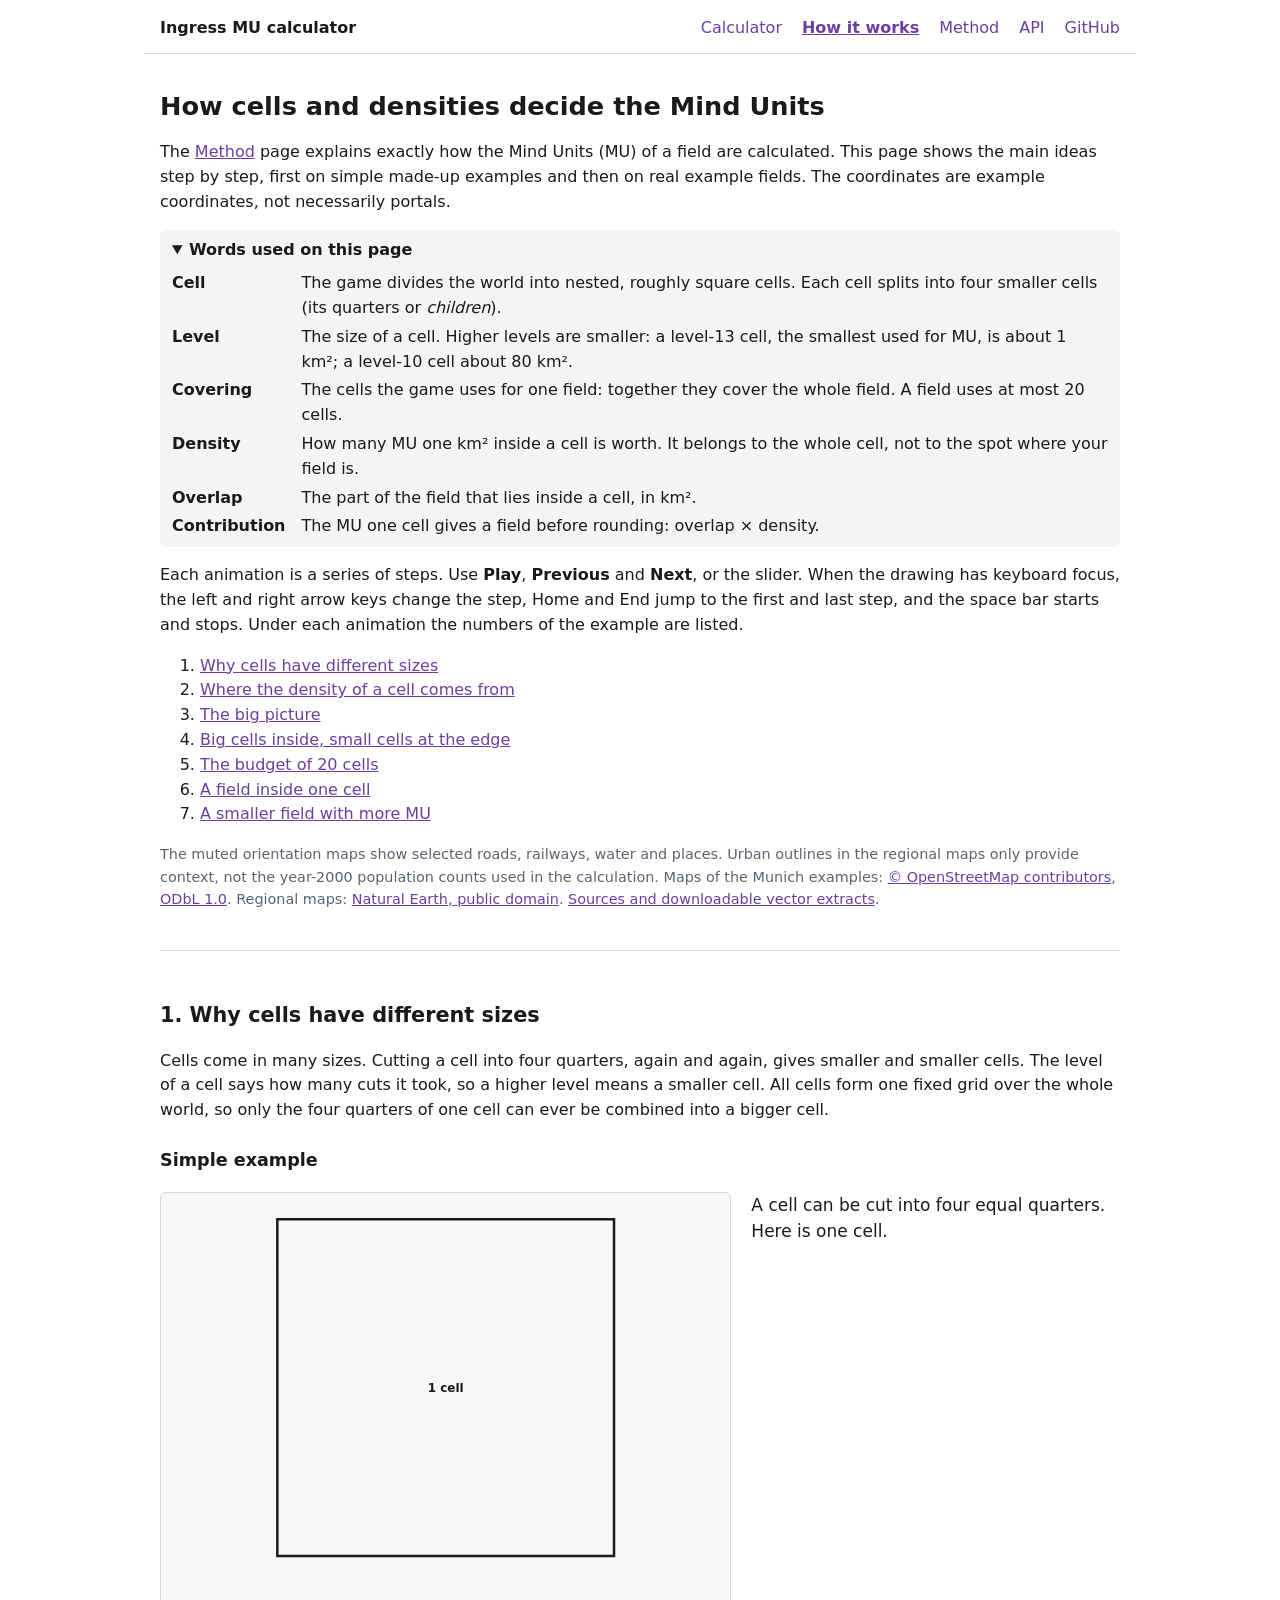
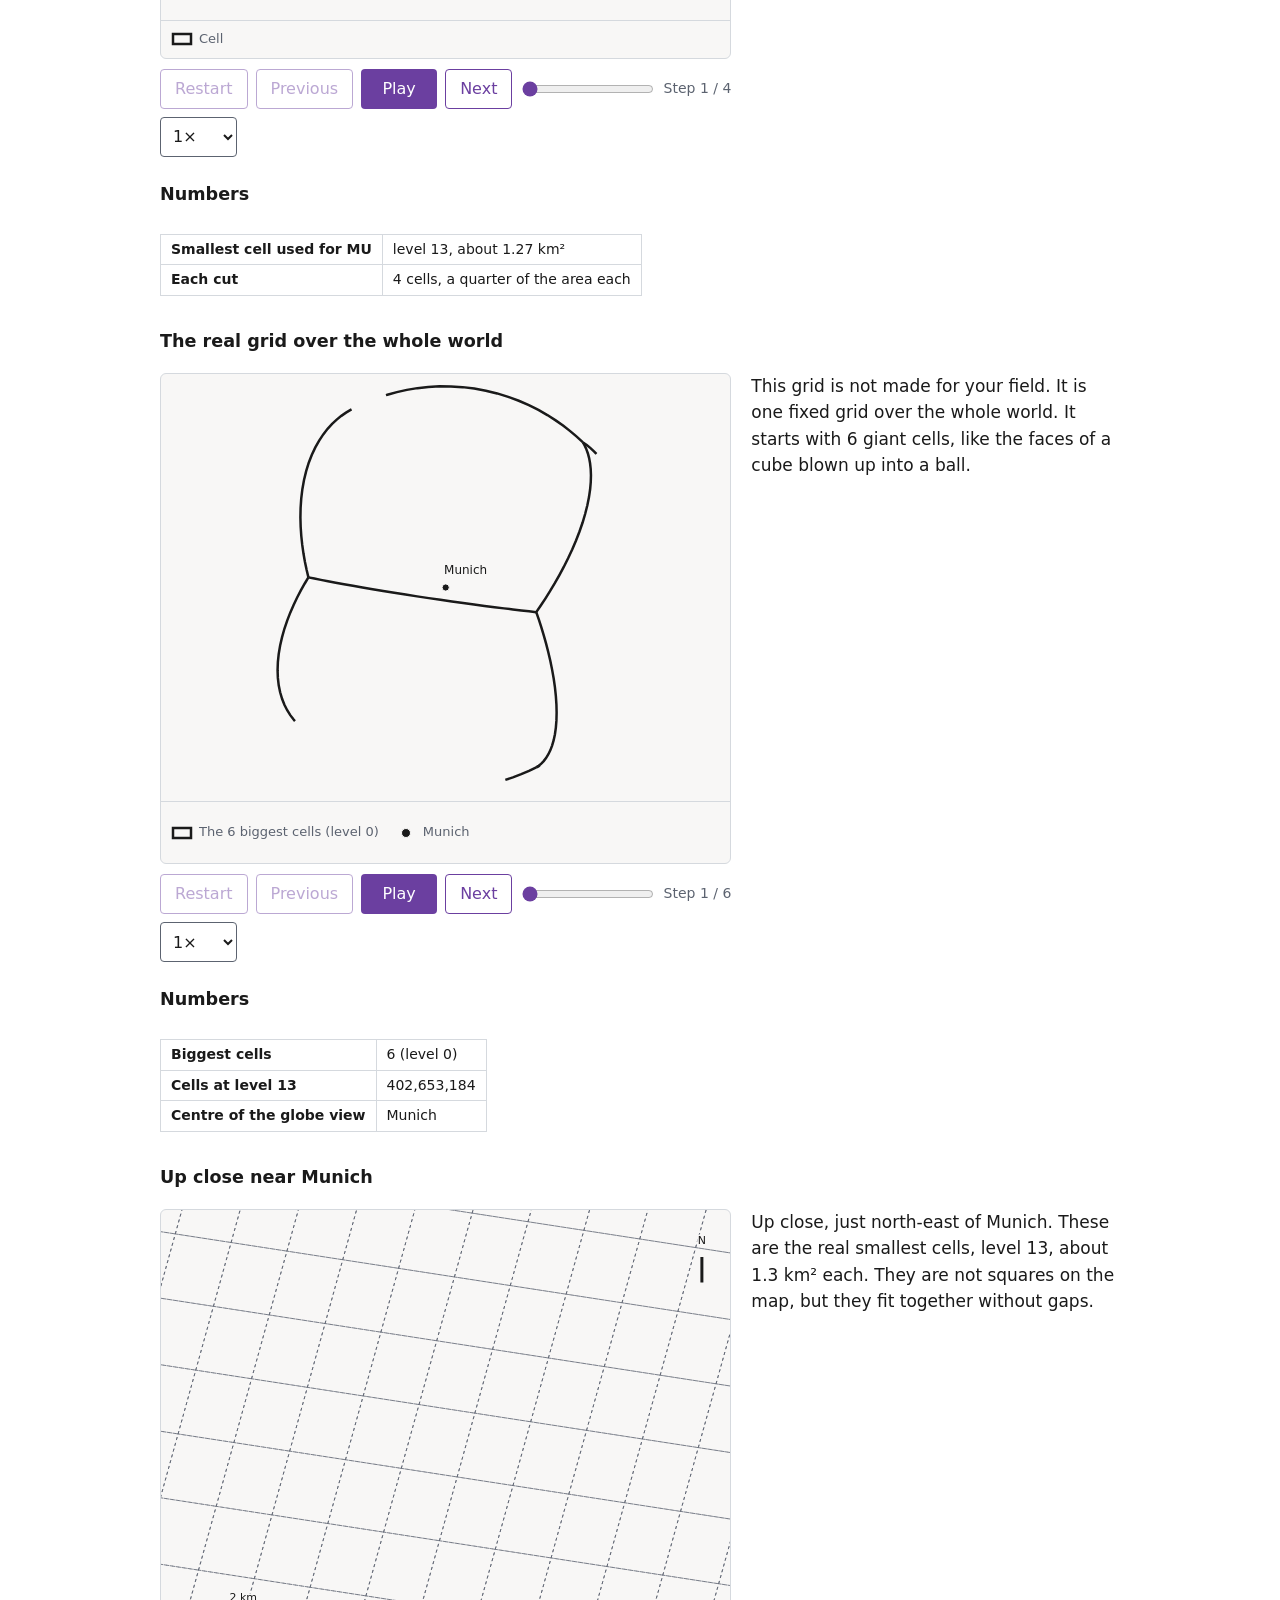
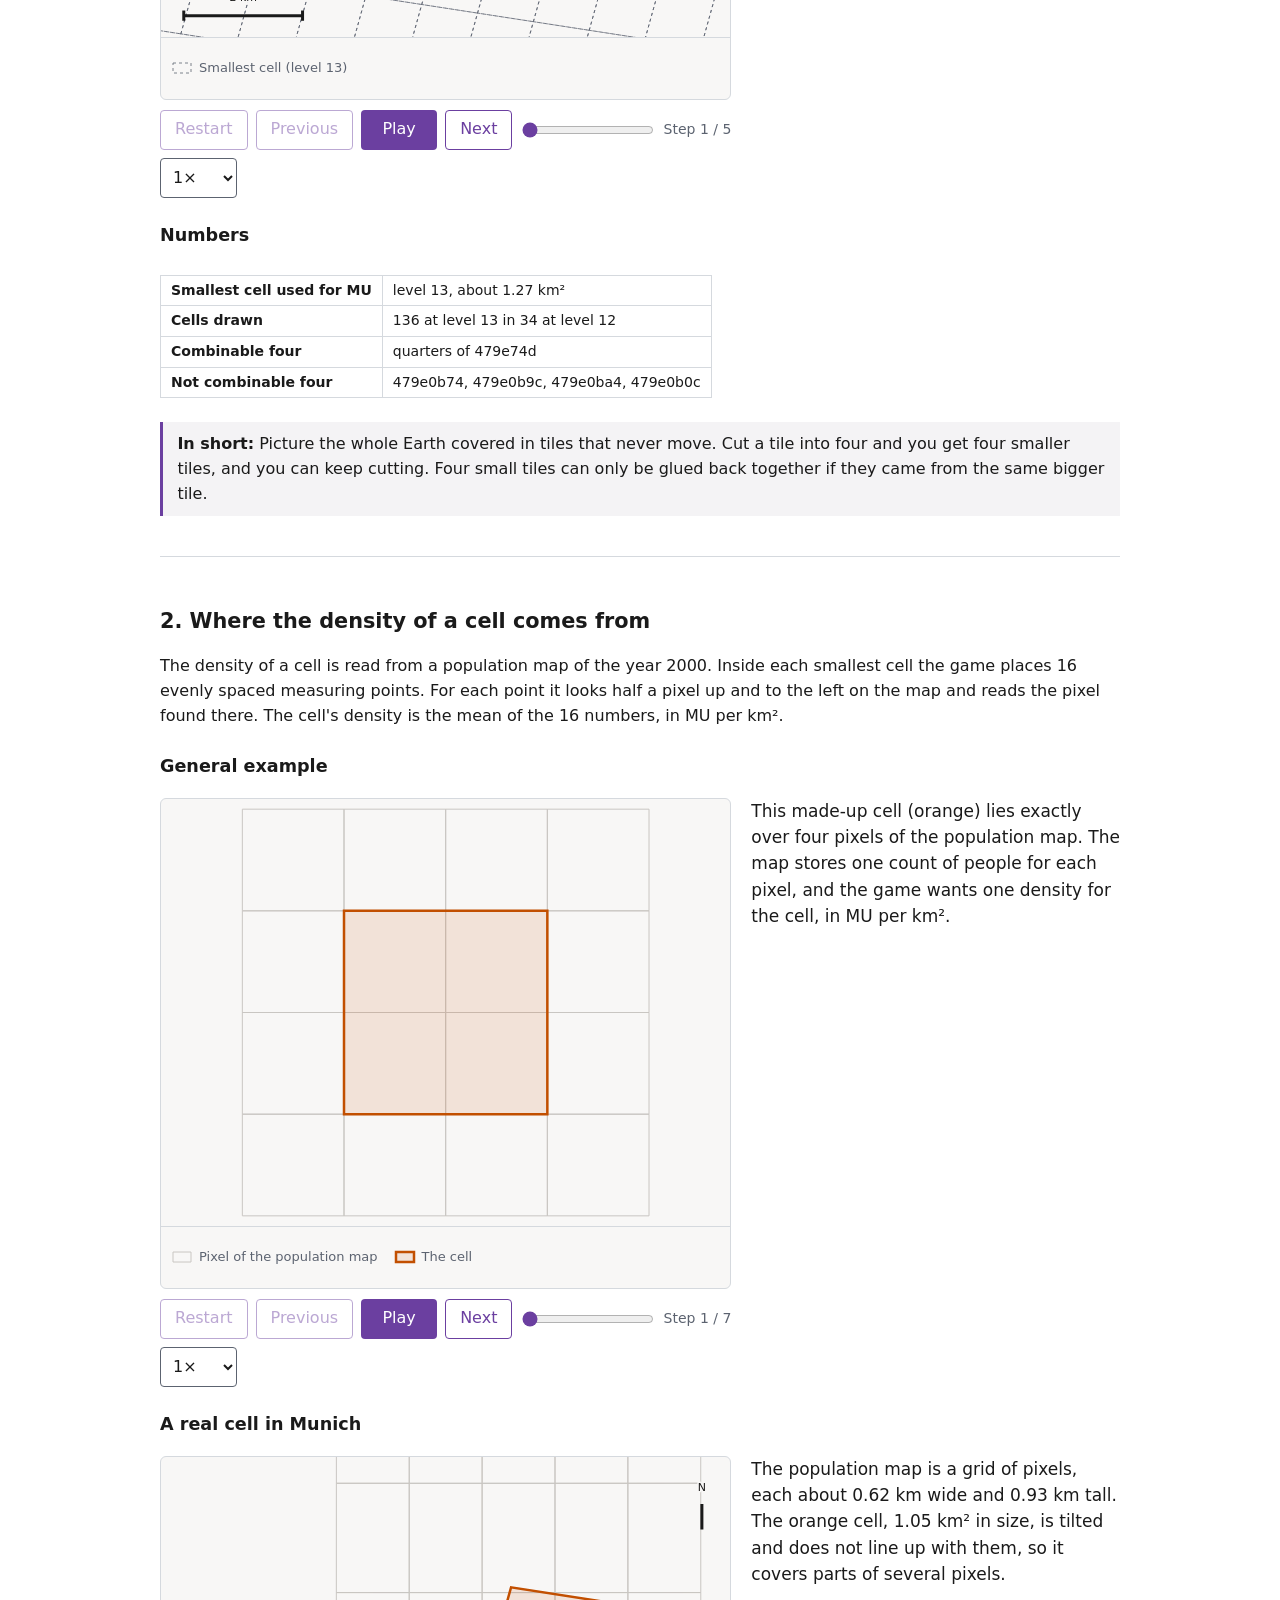
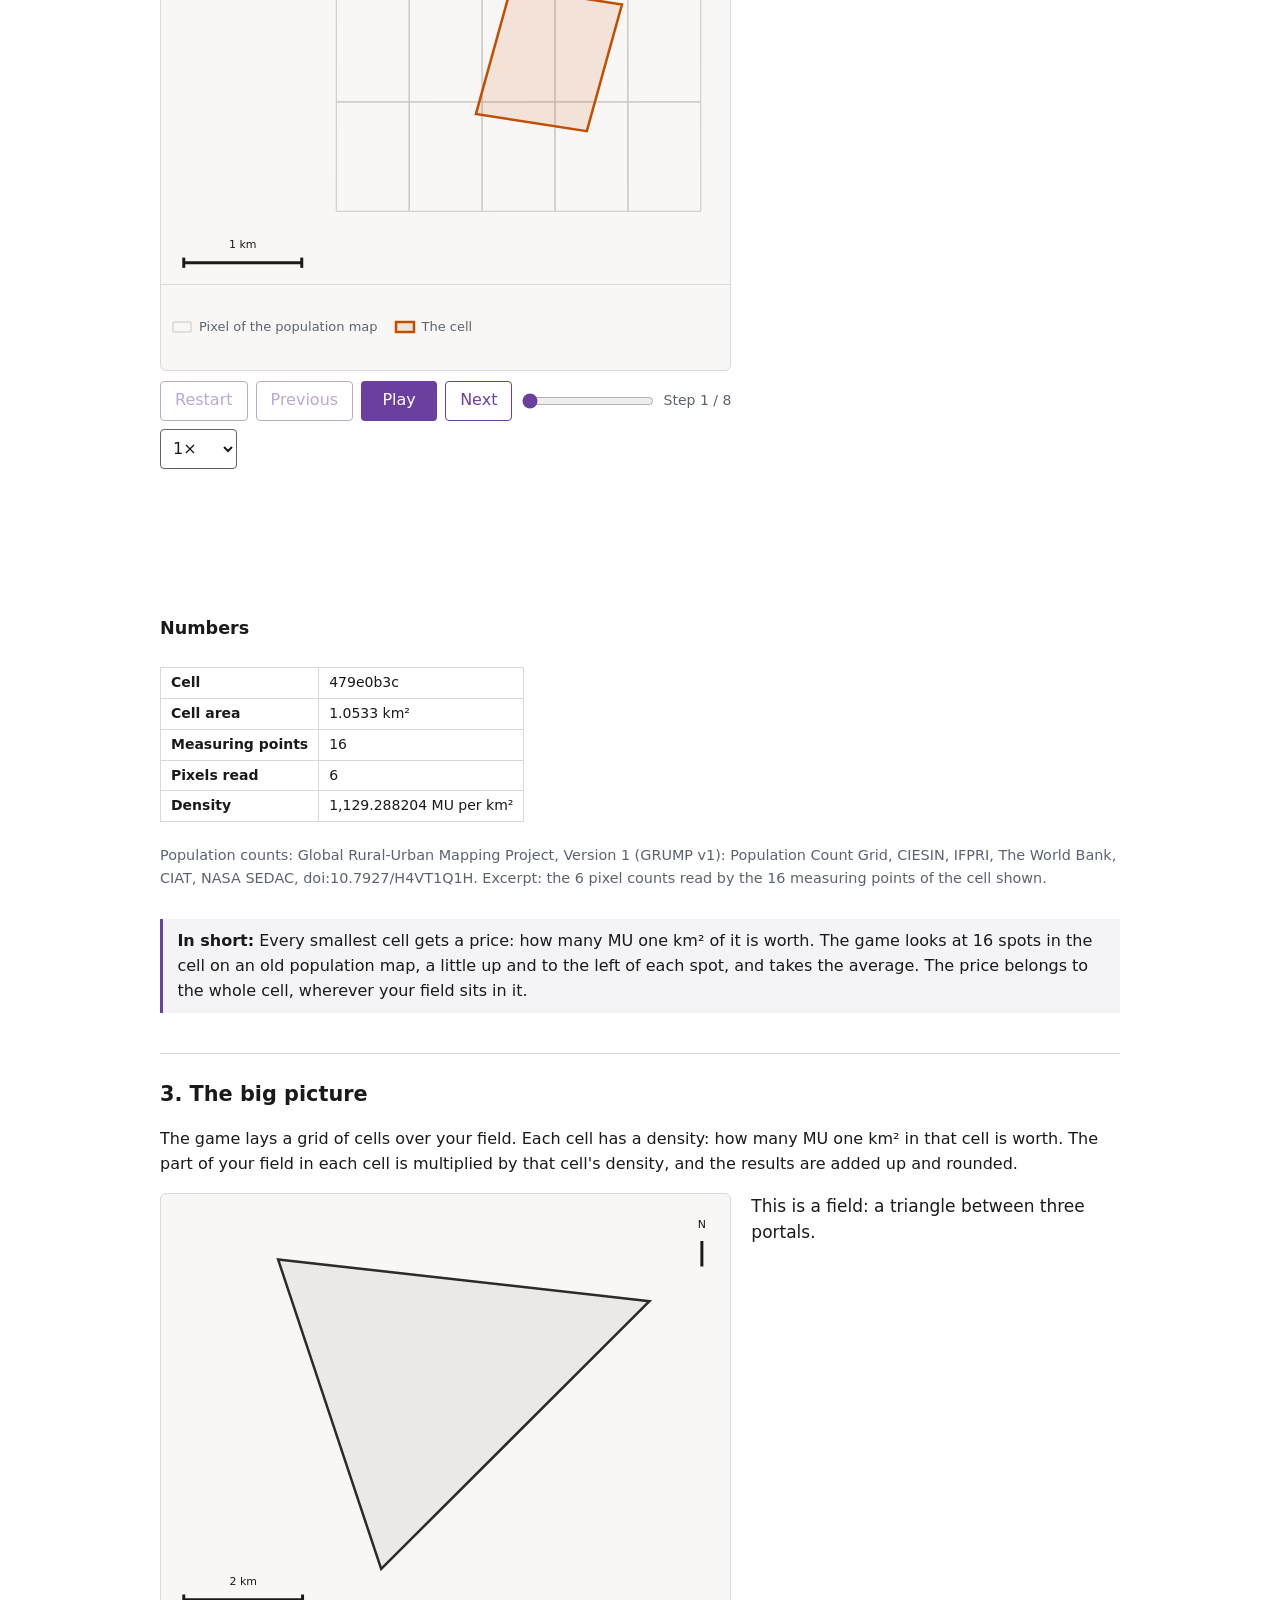
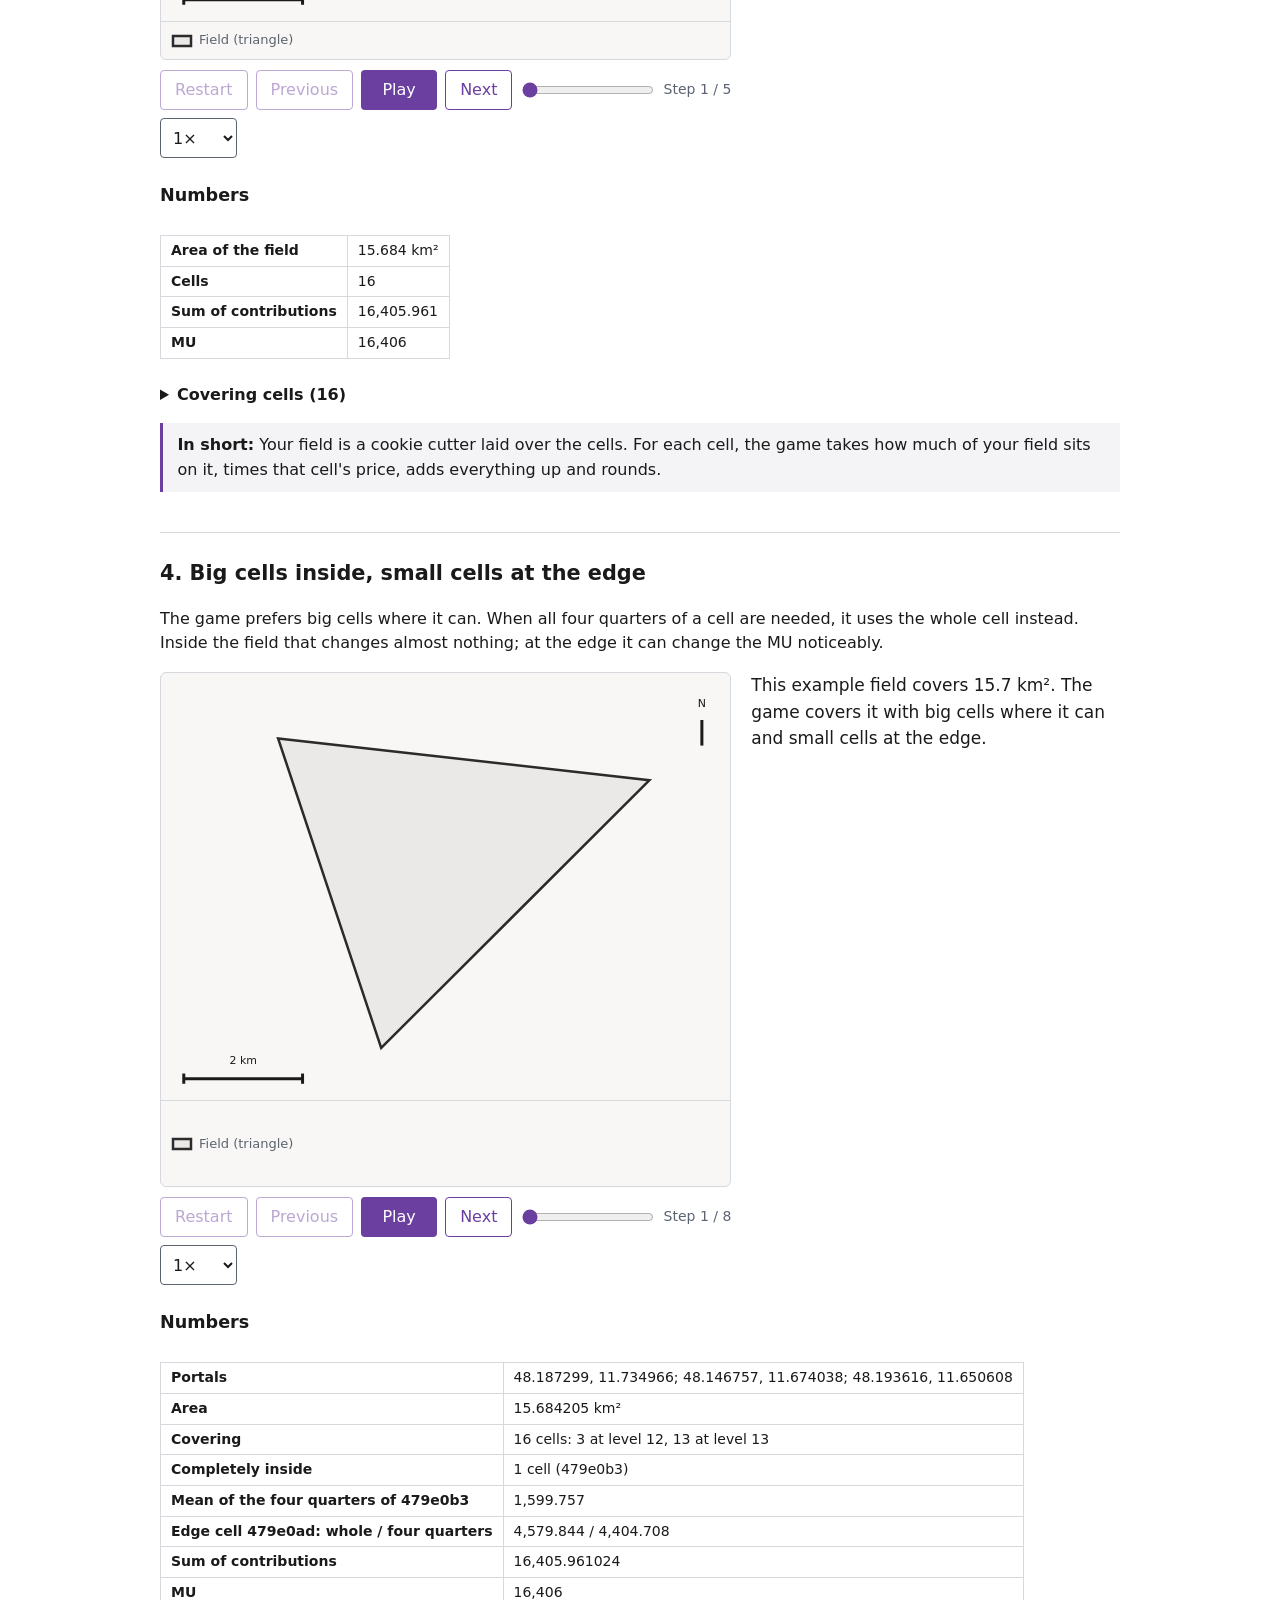
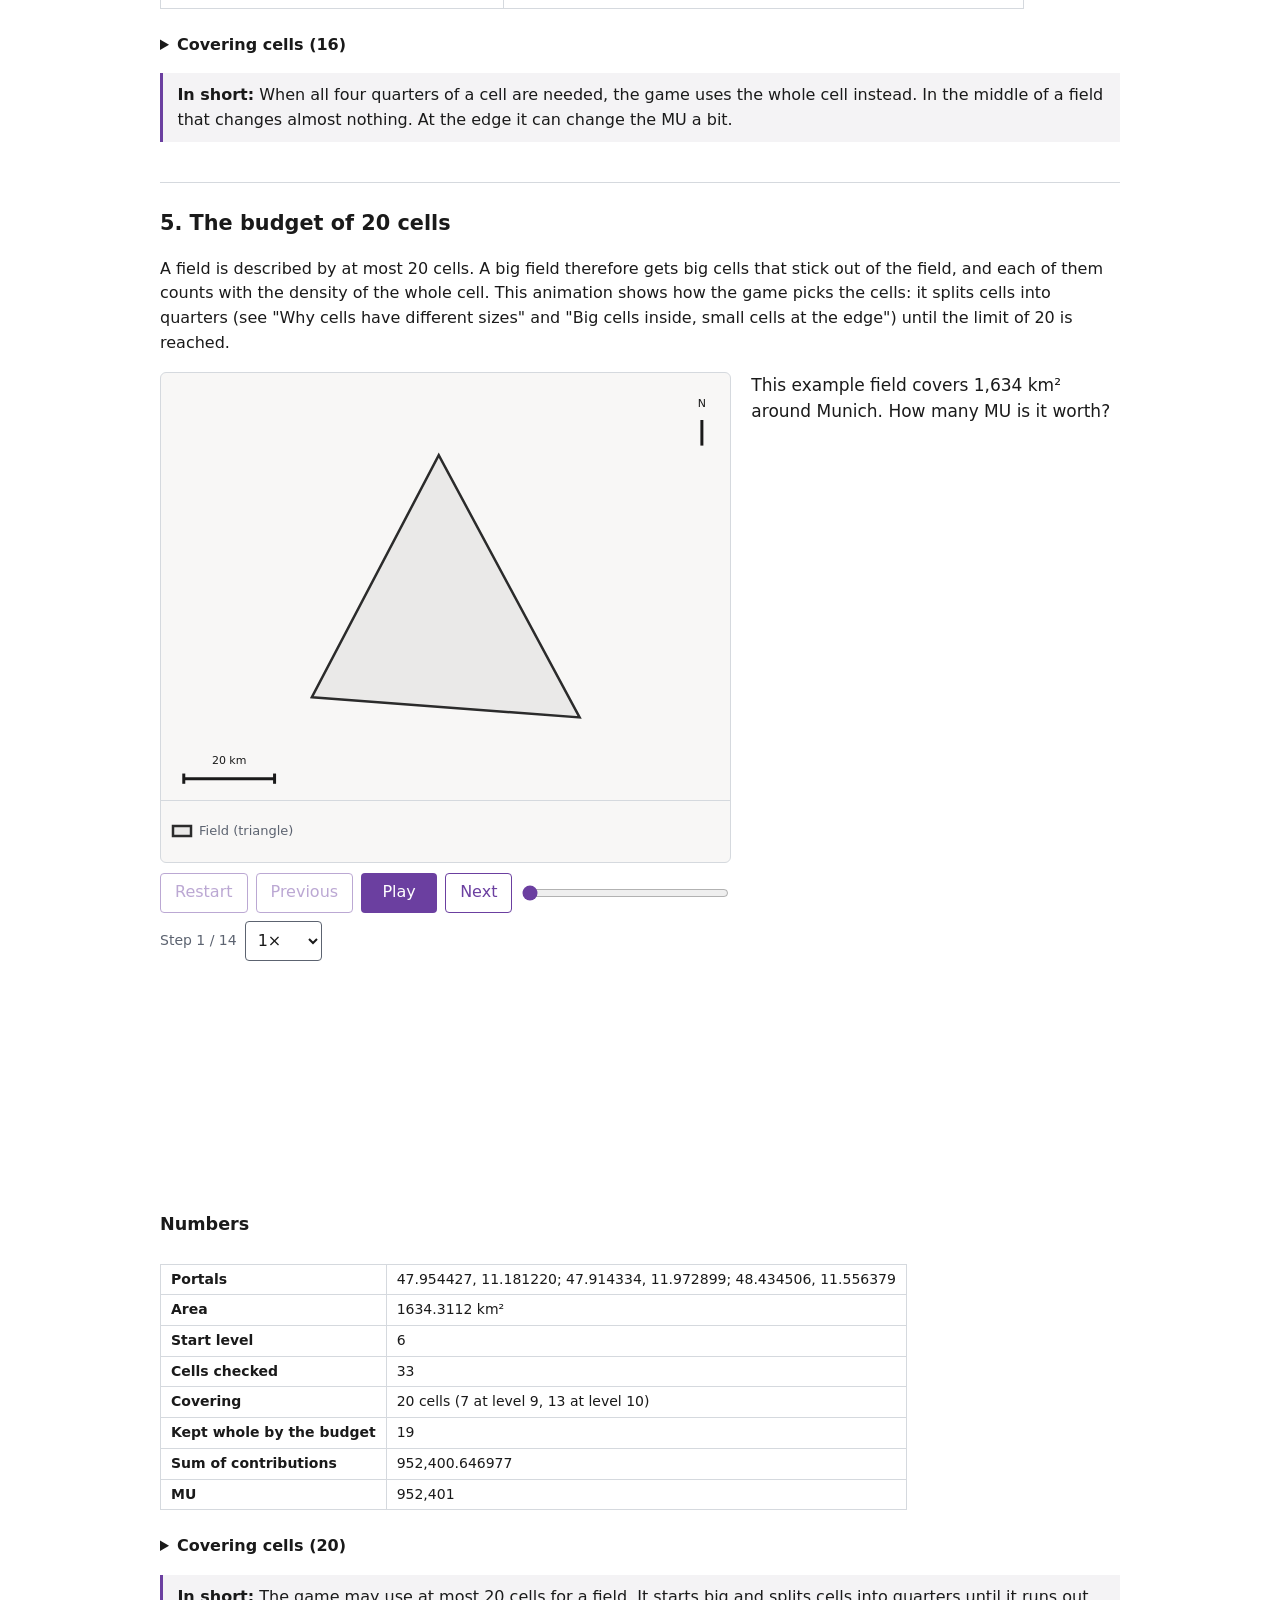
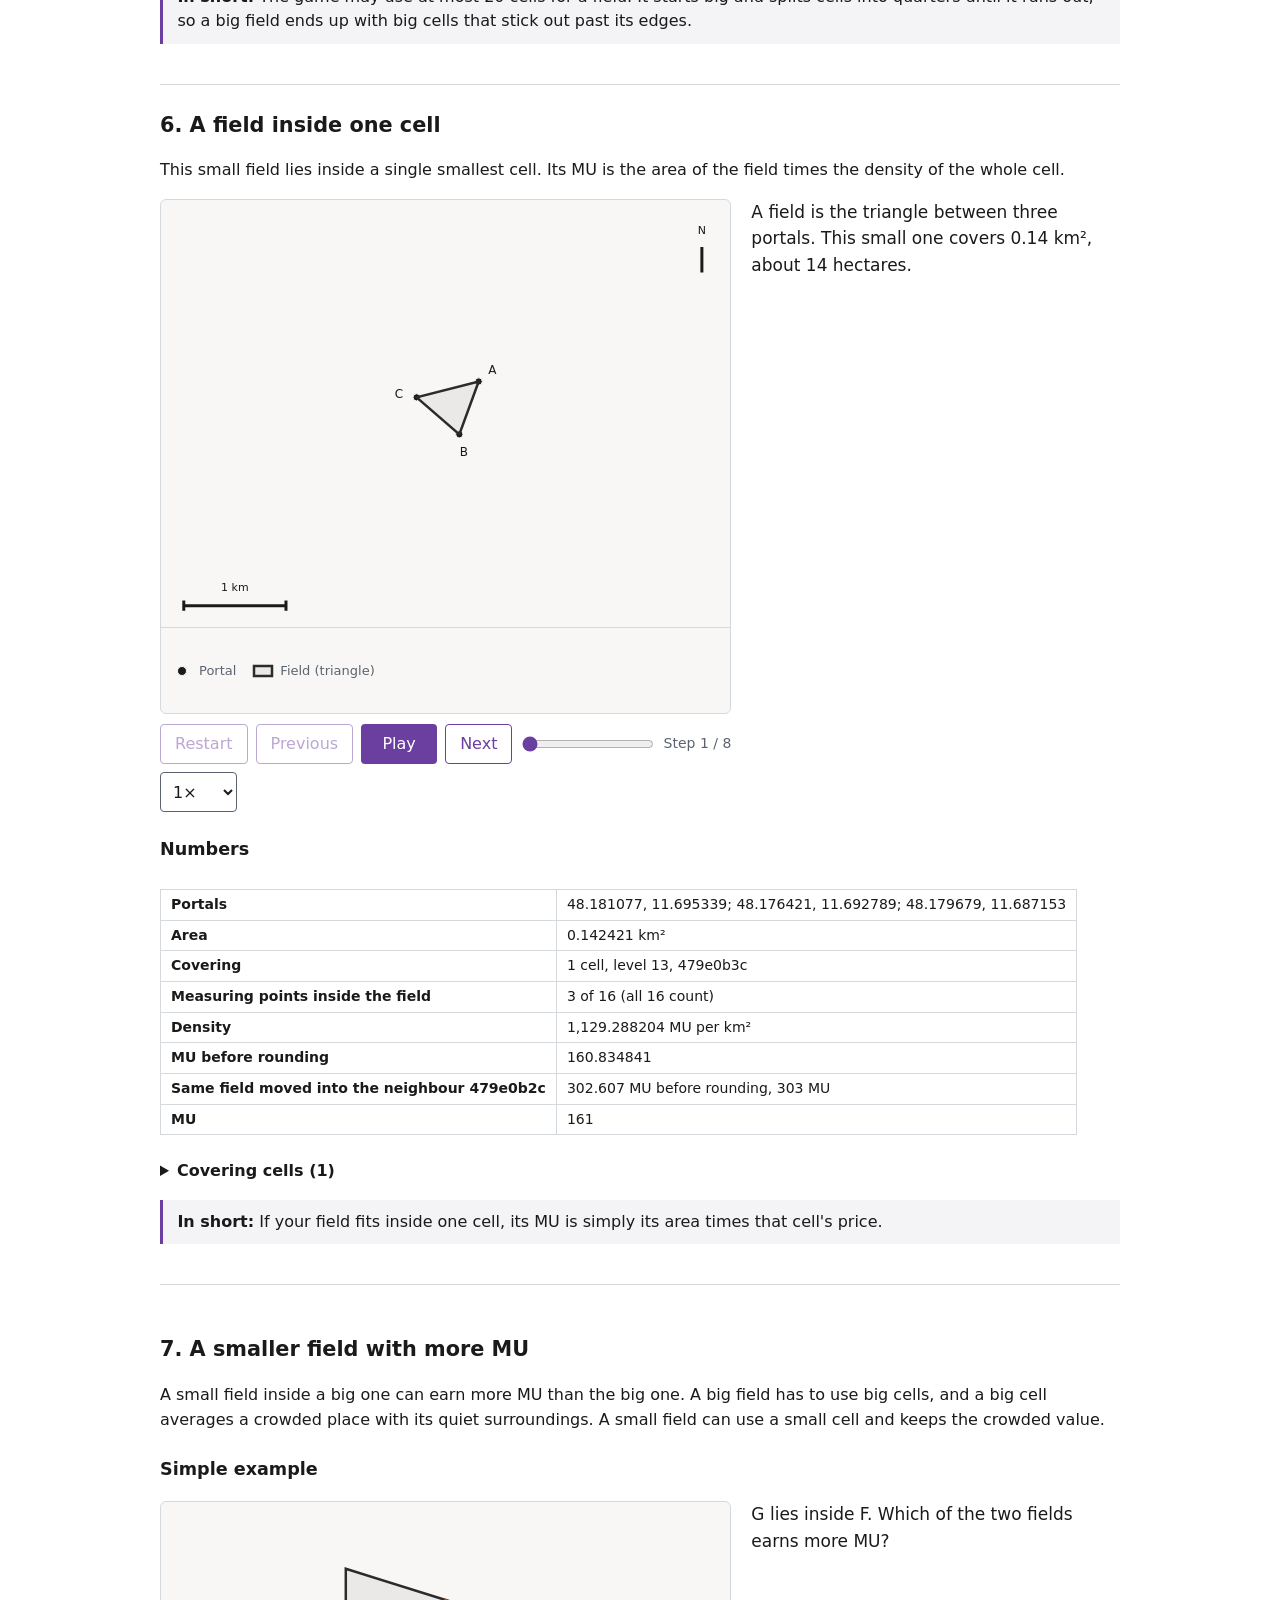
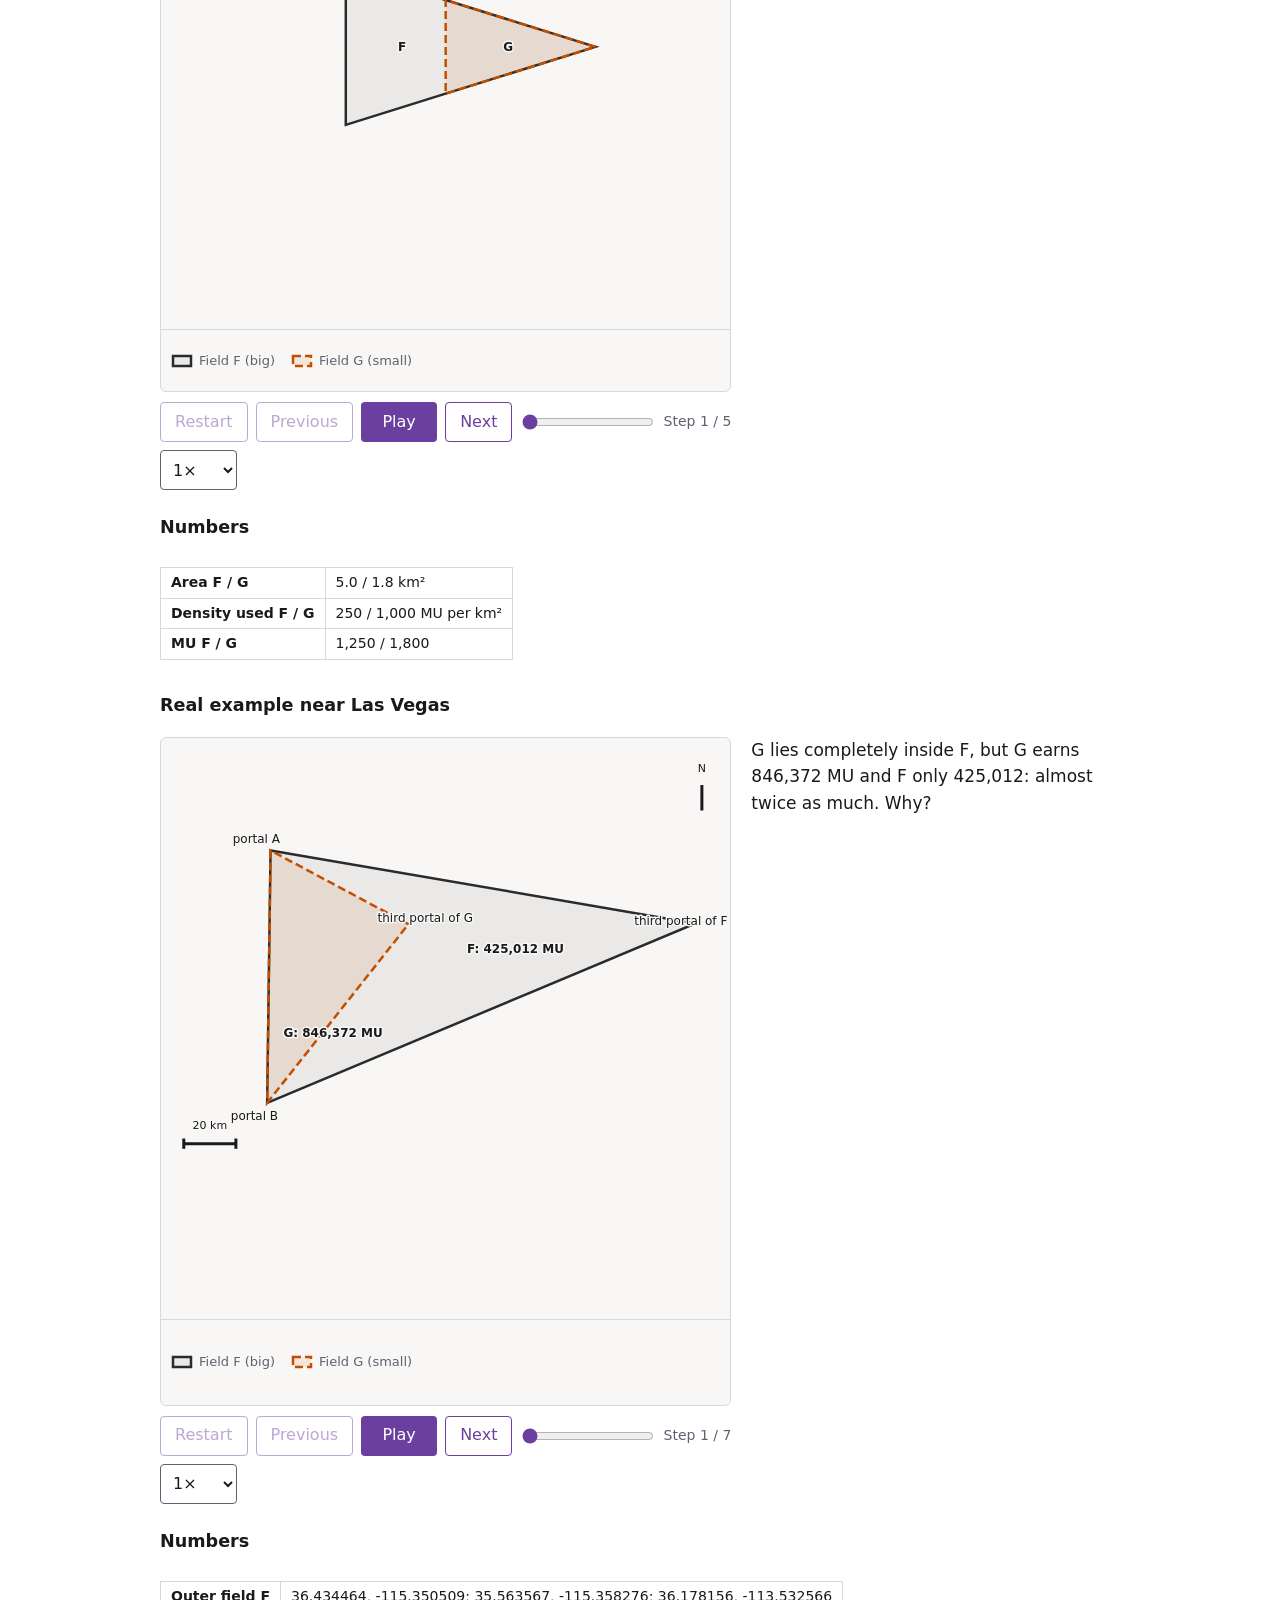
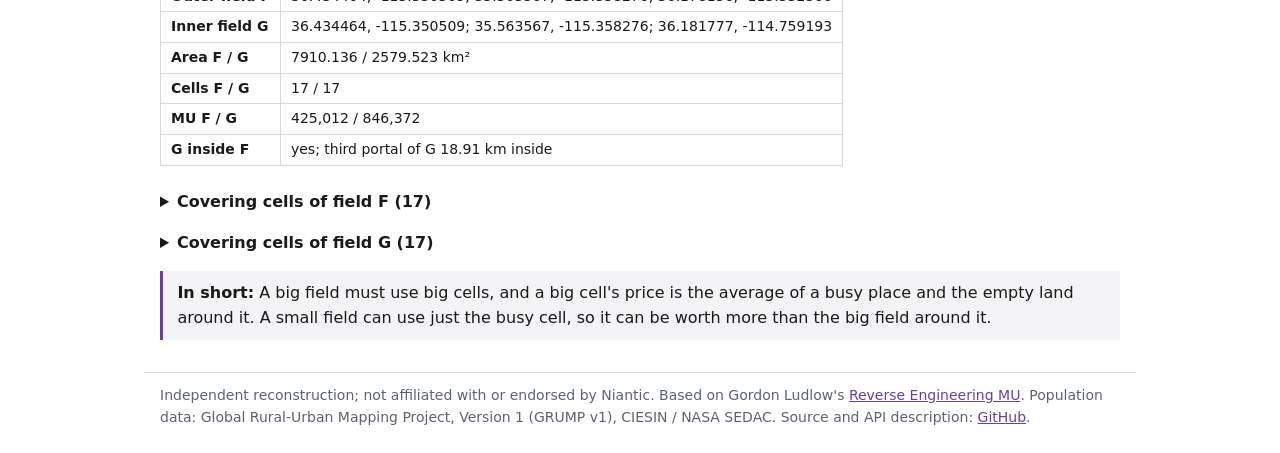
<file: site/how-it-works.html>
<!doctype html>
<html lang="en">
<head>
<meta charset="utf-8">
<meta name="viewport" content="width=device-width, initial-scale=1">
<title>How it works - Ingress MU calculator</title>
<meta name="description" content="Step-by-step animations of how cell densities, coverings and the 20-cell budget determine the Mind Units of an Ingress control field.">
<link rel="icon" href="data:,">
<link rel="stylesheet" href="style.css">
</head>
<body class="wide">
<header>
  <span class="site">Ingress MU calculator</span>
  <a href="./">Calculator</a>
  <a href="how-it-works.html" aria-current="page">How it works</a>
  <a href="method.html">Method</a>
  <a href="api.html">API</a>
  <a href="https://github.com/InvestigateXM/Ingress-MU-calculation">GitHub</a>
</header>
<svg class="hatch-defs" aria-hidden="true" focusable="false">
  <defs>
    <pattern id="hatch-merged" width="6" height="6" patternUnits="userSpaceOnUse" patternTransform="rotate(45)">
      <rect class="hb merged" width="6" height="6"/><line class="hl merged" x1="0" y1="0" x2="0" y2="6" stroke-width="1.6"/>
    </pattern>
    <pattern id="hatch-kept" width="6" height="6" patternUnits="userSpaceOnUse" patternTransform="rotate(45)">
      <rect class="hb kept" width="6" height="6"/><line class="hl kept" x1="0" y1="0" x2="0" y2="6" stroke-width="1.6"/><line class="hl kept" x1="0" y1="0" x2="6" y2="0" stroke-width="1.6"/>
    </pattern>
  </defs>
</svg>
<main>
<h1>How cells and densities decide the Mind Units</h1>
<p>The <a href="method.html">Method</a> page explains exactly how the Mind Units (MU) of a field are calculated. This page shows the main ideas step by step, first on simple made-up examples and then on real example fields. The coordinates are example coordinates, not necessarily portals.</p>
<details class="glossary" open>
<summary>Words used on this page</summary>
<dl>
  <dt>Cell</dt><dd>The game divides the world into nested, roughly square cells. Each cell splits into four smaller cells (its quarters or <em>children</em>).</dd>
  <dt>Level</dt><dd>The size of a cell. Higher levels are smaller: a level-13 cell, the smallest used for MU, is about 1 km²; a level-10 cell about 80 km².</dd>
  <dt>Covering</dt><dd>The cells the game uses for one field: together they cover the whole field. A field uses at most 20 cells.</dd>
  <dt>Density</dt><dd>How many MU one km² inside a cell is worth. It belongs to the whole cell, not to the spot where your field is.</dd>
  <dt>Overlap</dt><dd>The part of the field that lies inside a cell, in km².</dd>
  <dt>Contribution</dt><dd>The MU one cell gives a field before rounding: overlap × density.</dd>
</dl>
</details>
<p>Each animation is a series of steps. Use <strong>Play</strong>, <strong>Previous</strong> and <strong>Next</strong>, or the slider. When the drawing has keyboard focus, the left and right arrow keys change the step, Home and End jump to the first and last step, and the space bar starts and stops. Under each animation the numbers of the example are listed.</p>
<ol class="toc">
  <li><a href="#g6">Why cells have different sizes</a></li>
  <li><a href="#g1">Where the density of a cell comes from</a></li>
  <li><a href="#a0">The big picture</a></li>
  <li><a href="#a3">Big cells inside, small cells at the edge</a></li>
  <li><a href="#a4">The budget of 20 cells</a></li>
  <li><a href="#a2">A field inside one cell</a></li>
  <li><a href="#g5">A smaller field with more MU</a></li>
</ol>
<p class="hint">The muted orientation maps show selected roads, railways, water and places. Urban outlines in the regional maps only provide context, not the year-2000 population counts used in the calculation. Maps of the Munich examples: <a href="https://www.openstreetmap.org/copyright">© OpenStreetMap contributors</a>, <a href="https://opendatacommons.org/licenses/odbl/1-0/">ODbL 1.0</a>. Regional maps: <a href="https://www.naturalearthdata.com/about/terms-of-use/">Natural Earth, public domain</a>. <a href="maps/README.md">Sources and downloadable vector extracts</a>.</p>
<noscript><p class="hint">The animations need JavaScript. The example data is available as JSON files in the <a href="https://github.com/InvestigateXM/Ingress-MU-calculation/tree/main/site/traces">traces folder</a>.</p></noscript>

<!-- BEGIN a6 -->
<section class="anim-group" id="g6">
  <h2>1. Why cells have different sizes</h2>
  <p>Cells come in many sizes. Cutting a cell into four quarters, again and again, gives smaller and smaller cells. The level of a cell says how many cuts it took, so a higher level means a smaller cell. All cells form one fixed grid over the whole world, so only the four quarters of one cell can ever be combined into a bigger cell.</p>
  <div class="anim" id="a6" data-trace="traces/a6.json">
    <h3>Simple example</h3>
    <div class="player"></div>
  </div>
  <div class="anim" id="a6w" data-trace="traces/a6w.json">
    <h3>The real grid over the whole world</h3>
    <div class="player"></div>
  </div>
  <div class="anim" id="a6m" data-trace="traces/a6m.json">
    <h3>Up close near Munich</h3>
    <div class="player"></div>
  </div>
  <p class="eli5"><strong>In short:</strong> Picture the whole Earth covered in tiles that never move. Cut a tile into four and you get four smaller tiles, and you can keep cutting. Four small tiles can only be glued back together if they came from the same bigger tile.</p>
</section>
<!-- END a6 -->

<!-- BEGIN a1 -->
<section class="anim-group" id="g1">
  <h2>2. Where the density of a cell comes from</h2>
  <p>The density of a cell is read from a population map of the year 2000. Inside each smallest cell the game places 16 evenly spaced measuring points. For each point it looks half a pixel up and to the left on the map and reads the pixel found there. The cell's density is the mean of the 16 numbers, in MU per km².</p>
  <div class="anim" id="a1g" data-trace="traces/a1g.json">
    <h3>General example</h3>
    <div class="player"></div>
  </div>
  <div class="anim" id="a1" data-trace="traces/a1.json">
    <h3>A real cell in Munich</h3>
    <div class="player"></div>
  </div>
  <p class="eli5"><strong>In short:</strong> Every smallest cell gets a price: how many MU one km² of it is worth. The game looks at 16 spots in the cell on an old population map, a little up and to the left of each spot, and takes the average. The price belongs to the whole cell, wherever your field sits in it.</p>
</section>
<!-- END a1 -->

<!-- BEGIN a0 -->
<section class="anim" id="a0" data-trace="traces/a0.json">
  <h2>3. The big picture</h2>
  <p>The game lays a grid of cells over your field. Each cell has a density: how many MU one km² in that cell is worth. The part of your field in each cell is multiplied by that cell's density, and the results are added up and rounded.</p>
  <div class="player"></div>
  <p class="eli5"><strong>In short:</strong> Your field is a cookie cutter laid over the cells. For each cell, the game takes how much of your field sits on it, times that cell's price, adds everything up and rounds.</p>
</section>
<!-- END a0 -->

<!-- BEGIN a3 -->
<section class="anim" id="a3" data-trace="traces/a3.json">
  <h2>4. Big cells inside, small cells at the edge</h2>
  <p>The game prefers big cells where it can. When all four quarters of a cell are needed, it uses the whole cell instead. Inside the field that changes almost nothing; at the edge it can change the MU noticeably.</p>
  <div class="player"></div>
  <p class="eli5"><strong>In short:</strong> When all four quarters of a cell are needed, the game uses the whole cell instead. In the middle of a field that changes almost nothing. At the edge it can change the MU a bit.</p>
</section>
<!-- END a3 -->

<!-- BEGIN a4 -->
<section class="anim" id="a4" data-trace="traces/a4.json">
  <h2>5. The budget of 20 cells</h2>
  <p>A field is described by at most 20 cells. A big field therefore gets big cells that stick out of the field, and each of them counts with the density of the whole cell. This animation shows how the game picks the cells: it splits cells into quarters (see "Why cells have different sizes" and "Big cells inside, small cells at the edge") until the limit of 20 is reached.</p>
  <div class="player"></div>
  <p class="eli5"><strong>In short:</strong> The game may use at most 20 cells for a field. It starts big and splits cells into quarters until it runs out, so a big field ends up with big cells that stick out past its edges.</p>
</section>
<!-- END a4 -->

<!-- BEGIN a2 -->
<section class="anim" id="a2" data-trace="traces/a2.json">
  <h2>6. A field inside one cell</h2>
  <p>This small field lies inside a single smallest cell. Its MU is the area of the field times the density of the whole cell.</p>
  <div class="player"></div>
  <p class="eli5"><strong>In short:</strong> If your field fits inside one cell, its MU is simply its area times that cell's price.</p>
</section>
<!-- END a2 -->

<!-- BEGIN a5 -->
<section class="anim-group" id="g5">
  <h2>7. A smaller field with more MU</h2>
  <p>A small field inside a big one can earn more MU than the big one. A big field has to use big cells, and a big cell averages a crowded place with its quiet surroundings. A small field can use a small cell and keeps the crowded value.</p>
  <div class="anim" id="a5g" data-trace="traces/a5g.json">
    <h3>Simple example</h3>
    <div class="player"></div>
  </div>
  <div class="anim" id="a5" data-trace="traces/a5.json">
    <h3>Real example near Las Vegas</h3>
    <div class="player"></div>
  </div>
  <p class="eli5"><strong>In short:</strong> A big field must use big cells, and a big cell's price is the average of a busy place and the empty land around it. A small field can use just the busy cell, so it can be worth more than the big field around it.</p>
</section>
<!-- END a5 -->
</main>
<footer>
  Independent reconstruction; not affiliated with or endorsed by Niantic. Based on Gordon Ludlow's <a href="https://gordonludlow.com/ingress/reverse-engineering-mu/">Reverse Engineering MU</a>. Population data: Global Rural-Urban Mapping Project, Version 1 (GRUMP v1), CIESIN / NASA SEDAC. Source and API description: <a href="https://github.com/InvestigateXM/Ingress-MU-calculation">GitHub</a>.
</footer>
<script type="module" src="how-it-works.js"></script>
<!-- MAP_DATA -->
</body>
</html>
</file>
<file: site/style.css>
:root {
  --bg: #fff; --fg: #1a1a1a; --muted: #5c6370; --line: #d5d9de;
  --code-bg: #f4f3f5; --link: #6b3fa0; --accent: #6b3fa0; --on-accent: #fff;
  --err-bg: #fdecec; --err: #9b1c1c;
    /* Team-neutral palette: no blue or green (the two Ingress factions); red only for warnings. */
  --stage: #f8f7f6; --grid: #c9c6c2; --c-field: #2b2b2b; --c-field2: #c24f00; --c-poll: #c24f00; --c-in: #d9a400;
  --c-edge: #5c5c5c; --c-merged: #8a5a2b; --c-kept: #7b3fa0; --c-overlap: #e8b300;
  --h0: #f6f1f9; --h1: #ebdff2; --h2: #dcc8e8; --h3: #c9abdb; --h4: #b38ccb; --h5: #9b6dba; --h6: #8352a6; --h7: #6b3c8f; --h8: #532a75; --h9: #3b1a59;
}
@media (prefers-color-scheme: dark) {
  :root {
    --bg: #14171a; --fg: #e4e6e8; --muted: #9aa3ad; --line: #2e343a;
    --code-bg: #222024; --link: #c9a7ef; --accent: #c9a7ef; --on-accent: #151317;
    --err-bg: #3a1c1c; --err: #f5a3a3;
    --stage: #1c1b1d; --grid: #45424a; --c-field: #ece9e4; --c-field2: #f08a4b; --c-poll: #f08a4b; --c-in: #f2c230;
    --c-edge: #a8a4a0; --c-merged: #d9a066; --c-kept: #c99ae6; --c-overlap: #f2c230;
    --h0: #2a2130; --h1: #34283d; --h2: #40304c; --h3: #4e3a5e; --h4: #5f4673; --h5: #74558b; --h6: #8b68a4; --h7: #a580bd; --h8: #c09dd4; --h9: #dcc2ea;
  }
}
* { box-sizing: border-box; }
body {
  margin: 0; background: var(--bg); color: var(--fg);
  font: 16px/1.55 system-ui, -apple-system, "Segoe UI", Roboto, sans-serif;
}
a { color: var(--link); }
header, main, footer { max-width: 46rem; margin: 0 auto; padding-left: 16px; padding-right: 16px; }
header {
  display: flex; flex-wrap: wrap; gap: 4px 20px; align-items: baseline;
  padding-top: 16px; padding-bottom: 12px; border-bottom: 1px solid var(--line);
}
header .site { font-weight: 600; margin-right: auto; }
header a { text-decoration: none; }
header a[aria-current] { font-weight: 600; text-decoration: underline; }
main { padding-top: 20px; padding-bottom: 32px; overflow-wrap: break-word; }
footer { padding-top: 12px; padding-bottom: 24px; border-top: 1px solid var(--line); color: var(--muted); font-size: .875rem; }
h1 { font-size: 1.6rem; line-height: 1.25; }
h2 { font-size: 1.3rem; margin-top: 2rem; }
h3 { font-size: 1.1rem; margin-top: 1.5rem; }
code, pre { font-family: ui-monospace, SFMono-Regular, Menlo, Consolas, monospace; font-size: .9em; }
code { background: var(--code-bg); padding: .1em .3em; border-radius: 3px; }
pre { background: var(--code-bg); padding: 12px; border-radius: 4px; overflow-x: auto; line-height: 1.4; }
pre code { background: none; padding: 0; }
/* Tables scroll inside themselves instead of widening the page. */
table { display: block; overflow-x: auto; max-width: 100%; border-collapse: collapse; margin: 1rem 0; }
th, td { border: 1px solid var(--line); padding: 4px 10px; text-align: left; vertical-align: top; }
th { background: var(--code-bg); }
td.num, th.num { text-align: right; font-variant-numeric: tabular-nums; }
hr { border: 0; border-top: 1px solid var(--line); }
img { max-width: 100%; }
/* calculator */
label { display: block; font-weight: 600; margin-top: 12px; }
input[type=text] {
  width: 100%; padding: 8px 10px; font: inherit; color: inherit; background: var(--bg);
  border: 1px solid var(--muted); border-radius: 4px;
}
input:focus-visible, button:focus-visible, summary:focus-visible, a:focus-visible { outline: 2px solid var(--accent); outline-offset: 2px; }
button {
  font: inherit; padding: 8px 18px; cursor: pointer;
  color: var(--on-accent); background: var(--accent); border: 0; border-radius: 4px;
}
button[disabled] { opacity: .6; cursor: wait; }
.hint { color: var(--muted); font-size: .9rem; }
.eli5 { margin: 1rem 0 0; padding: .6rem .9rem; border-left: 3px solid var(--accent); background: var(--code-bg); }
.actions { display: flex; flex-wrap: wrap; gap: 8px 16px; align-items: center; margin-top: 16px; }
#error { background: var(--err-bg); color: var(--err); padding: 10px 12px; border-radius: 4px; margin-top: 16px; }
#result { margin-top: 24px; }
.mu { font-size: 3rem; line-height: 1.1; font-weight: 700; font-variant-numeric: tabular-nums; }
.mu small { font-size: 1rem; font-weight: 400; color: var(--muted); }
details { margin-top: 16px; }
summary { cursor: pointer; font-weight: 600; }
[hidden] { display: none !important; }
/* how-it-works.html: animation players. Colours follow the Okabe-Ito set; every state also has a
   second channel (line style or pattern) so that it does not depend on colour alone. */
body.wide header, body.wide main, body.wide footer { max-width: 62rem; }
.anim, .anim-group { margin-top: 2.5rem; padding-top: 1rem; border-top: 1px solid var(--line); }
.anim-group .anim { margin-top: 1.5rem; padding-top: 0; border-top: 0; }
.glossary { margin: 1rem 0; padding: 8px 12px; background: var(--code-bg); border-radius: 6px; }
.glossary summary { cursor: pointer; font-weight: 600; }
.glossary dl { display: grid; grid-template-columns: max-content 1fr; gap: 4px 16px; margin: 8px 0 0; }
.glossary dt { font-weight: 600; }
.glossary dd { margin: 0; }
@media (max-width: 560px) { .glossary dl { grid-template-columns: 1fr; } .glossary dd { margin-bottom: 6px; } }
.anim h2 { margin-top: .5rem; }
.player { margin-top: 12px; }
.stage-wrap { position: relative; background: var(--stage); border: 1px solid var(--line); border-radius: 6px; overflow: hidden; }
.stage-wrap:focus-visible { outline: 2px solid var(--accent); outline-offset: 2px; }
.sample-info { position: absolute; top: 8px; left: 8px; right: 8px; padding: 6px; background: var(--bg); color: var(--fg); border: 1px solid var(--muted); font-size: .8125rem; pointer-events: none; }
.base-map { --map-water: #dde3e6; --map-urban: #e3e0dc; --map-road: #918d89; --map-land: #f1ebdf; --map-border: #8f857a; }
.base-map polygon { stroke: none; }
.map-water { fill: var(--map-water); }
.map-urban { fill: var(--map-urban); }
.map-land { fill: var(--map-land); }
.map-border { stroke: var(--map-border); stroke-dasharray: 4 2; }
.base-map polyline { fill: none; stroke-width: 1px; }
.map-road, .map-rail { stroke: var(--map-road); }
.map-rail { stroke-dasharray: 3 3; }
.map-river { stroke: var(--map-water); stroke-width: 2px !important; }
.stage .map-label { fill: var(--muted); font-size: calc(var(--u) * 11px); }
.map-credit { margin: 0; padding: 4px 10px; font-size: .75rem; color: var(--muted); }
.comparison { padding: 8px 10px; border-top: 1px solid var(--line); }
.comparison-choices { display: flex; flex-wrap: wrap; gap: 8px; }
.comparison button { font-size: .8125rem; padding: 6px 10px; }
.comparison button[aria-pressed=true] { background: var(--accent); color: var(--on-accent); }
.comparison-numbers { margin: 8px 0 0; padding-left: 6px; border-left: 3px solid transparent; font-size: .875rem; font-variant-numeric: tabular-nums; }
.comparison-numbers.active { border-left-color: var(--accent); }
@media (prefers-color-scheme: dark) {
  .base-map { --map-water: #2c3236; --map-urban: #353230; --map-road: #67625e; --map-land: #3a3732; --map-border: #7d756c; }
}
.stage { display: block; width: 100%; height: auto; }
.legend { display: flex; flex-wrap: wrap; gap: 4px 16px; padding: 8px 10px; border-top: 1px solid var(--line); font-size: .8125rem; color: var(--muted); min-height: 2.4rem; }
.lg { display: inline-flex; align-items: center; gap: 6px; }
.lg.ramp { gap: 0; }
.sw { width: 22px; height: 14px; flex: none; }
.sw.r { width: 8px; }
.ctl { display: flex; flex-wrap: wrap; align-items: center; gap: 8px; margin-top: 10px; }
.ctl input[type=range] { flex: 1 1 8rem; min-width: 6rem; accent-color: var(--accent); }
.ctl .count { font-variant-numeric: tabular-nums; color: var(--muted); font-size: .875rem; white-space: nowrap; }
.ctl button { min-height: 40px; min-width: 40px; padding: 6px 14px; }
.ctl button.pri { min-width: 76px; }
button.sec { background: var(--bg); color: var(--accent); border: 1px solid var(--accent); }
button[disabled].sec { opacity: .45; cursor: default; }
select { font: inherit; padding: 6px 8px; color: inherit; background: var(--bg); border: 1px solid var(--muted); border-radius: 4px; min-height: 40px; }
select:focus-visible, input[type=range]:focus-visible { outline: 2px solid var(--accent); outline-offset: 2px; }
.side { margin-top: 12px; }
.cap { margin: 0 0 8px; font-size: 1.0625rem; min-height: 3.2em; }
.eq { margin: 0 0 8px; padding: 8px 10px; background: var(--code-bg); border-radius: 4px; font-family: ui-monospace, SFMono-Regular, Menlo, Consolas, monospace; font-size: .8125rem; overflow-wrap: anywhere; font-variant-numeric: tabular-nums; }
.tb table, table.sum { font-size: .875rem; margin: .5rem 0; }
.tb tr.hl td { background: var(--code-bg); font-weight: 600; }
table.sum th { font-weight: 600; background: none; white-space: nowrap; }
.bud .bt { margin: 0 0 4px; font-weight: 600; font-variant-numeric: tabular-nums; }
.bud .hint { margin: 4px 0 0; }
.slots { display: flex; flex-wrap: wrap; gap: 3px; }
.slot { width: 16px; height: 16px; border: 2px solid var(--c-kept); border-radius: 3px; box-sizing: border-box; }
.slot.res { background: var(--c-kept); }
.slot.que { background: none; border-style: solid; }
.slot.kid { background: none; border-style: dotted; }
.slot.over { border-color: var(--c-poll); }
.slot.over.res, .slot.over.que, .slot.over.kid { border-color: var(--c-poll); }
.slot.edge { margin-left: 8px; }
@media (min-width: 52rem) {
  .player { display: grid; grid-template-columns: minmax(0, 1.55fr) minmax(0, 1fr); grid-template-rows: min-content 1fr; grid-template-areas: "stage side" "ctl side"; gap: 0 20px; align-items: start; }
  .player > .stage-wrap { grid-area: stage; }
  .player > .ctl { grid-area: ctl; }
  .player > .side { grid-area: side; margin-top: 0; }
  .player > h3, .player > table, .player > details, .player > p { grid-column: 1 / -1; }
}

/* drawing */
.stage { --u: 1; }
.e { fill: none; stroke: none; transition: opacity .3s ease, fill .3s ease, stroke .3s ease, fill-opacity .3s ease, stroke-width .3s ease; }
.e[data-s=""] { opacity: 0; pointer-events: none; }
.stage text, .sb text { font-size: calc(var(--u) * 12px); fill: var(--fg); stroke: var(--stage); stroke-width: calc(var(--u) * 3px); paint-order: stroke; stroke-linejoin: round; text-anchor: middle; font-variant-numeric: tabular-nums; }
.e.k-t { pointer-events: none; }
.stage .k-t { vector-effect: none; }
.label-leader { stroke: var(--muted); stroke-width: 1px; }
.stage .k-d:focus-visible { outline: none; stroke: var(--accent); stroke-width: 3px; }
.e.k-t[data-s=""] { opacity: 0; }
.sb line { stroke: var(--fg); stroke-width: 3px; }
.sb text { font-size: calc(var(--u) * 11px); }
.k-p[data-s=field] { stroke: var(--c-field); stroke-width: 2.5px; fill: var(--c-field); fill-opacity: .07; }
.k-p[data-s=field2] { stroke: var(--c-field2); stroke-width: 2.5px; stroke-dasharray: 8 4; fill: var(--c-field2); fill-opacity: .1; }
.k-p[data-s=cap] { stroke: var(--muted); stroke-width: 1.2px; stroke-dasharray: 2 4; }
.k-p[data-s=cell] { stroke: var(--muted); stroke-width: 1.2px; }
.k-p[data-s=cell12] { stroke: var(--fg); stroke-width: 2.5px; }
.k-p[data-s=hl] { stroke: var(--c-field2); stroke-width: 2.5px; fill: var(--c-field2); fill-opacity: .12; }
.k-p[data-s=sub] { stroke: var(--muted); stroke-width: .8px; stroke-dasharray: 3 3; }
.k-p[data-s=grid] { stroke: var(--grid); stroke-width: 1px; }
.k-p[data-s=read] { stroke: var(--c-merged); stroke-width: 2px; fill: var(--c-merged); fill-opacity: .2; }
.k-p[data-s=plain] { stroke: var(--c-poll); stroke-width: 2.2px; stroke-dasharray: 5 3; }
.k-p[data-s=wait] { stroke: var(--fg); stroke-width: 1.4px; stroke-dasharray: 5 3; fill: var(--muted); fill-opacity: .16; }
.k-p[data-s=poll] { stroke: var(--c-poll); stroke-width: 3px; fill: var(--c-poll); fill-opacity: .18; }
.k-p[data-s=done] { stroke: var(--muted); stroke-width: .8px; }
.k-p[data-s=miss] { stroke: var(--grid); stroke-width: .8px; stroke-dasharray: 1 4; }
.k-p[data-s=in] { stroke: var(--c-merged); stroke-width: 1.8px; fill: var(--c-in); fill-opacity: .35; }
.k-p[data-s=edge] { stroke: var(--c-edge); stroke-width: 1.4px; }
.k-p[data-s=merged] { stroke: var(--c-merged); stroke-width: 2px; fill: var(--fill-merged, url(#hatch-merged)); }
.k-p[data-s=kept] { stroke: var(--c-kept); stroke-width: 2.2px; fill: var(--fill-kept, url(#hatch-kept)); }
.k-p[data-s=clip] { stroke: none; fill: var(--c-overlap); fill-opacity: .45; }
.k-p[data-s=heat] { stroke: var(--bg); stroke-width: 1px; fill: var(--hv, var(--h5)); fill-opacity: .72; }
.k-d[data-s=dot] { fill: var(--fg); stroke: var(--stage); stroke-width: 1px; }
.k-d[data-s=in] { fill: var(--c-in); stroke: var(--fg); stroke-width: 1.2px; }
.k-d[data-s=ghost] { fill: none; stroke: var(--muted); stroke-width: 1px; stroke-dasharray: 2 2; opacity: .7; }
.k-d[data-s=out] { fill: var(--stage); stroke: var(--fg); stroke-width: 1.6px; }
.k-d[data-s=shift] { fill: var(--stage); stroke: var(--c-poll); stroke-width: 2px; }
.k-l[data-s=link] { stroke: var(--c-poll); stroke-width: 1.4px; }
.k-l[data-s=ptr] { stroke: var(--muted); stroke-width: 1px; }
.k-l[data-s=move] { stroke: var(--c-poll); stroke-width: 1.4px; stroke-dasharray: 4 3; }
.k-t[data-s=t] { fill: var(--fg); }
.k-t[data-s=b] { fill: var(--fg); font-weight: 700; }
.k-t[data-s=m] { fill: var(--muted); }
/* extra generic polygon states */
.k-p[data-s=unread] { stroke: var(--muted); stroke-width: 1.2px; stroke-dasharray: 2 3; fill: var(--muted); fill-opacity: .1; }
.k-p[data-s=hl2] { stroke: var(--c-kept); stroke-width: 2.5px; fill: var(--c-kept); fill-opacity: .12; }
.k-p[data-s=ah] { fill: var(--c-poll); stroke: none; }
.k-p[data-s=ah2] { fill: var(--c-kept); stroke: none; }
.k-p[data-s=bbox] { stroke: var(--muted); stroke-width: 1.2px; stroke-dasharray: 6 3; }
.k-l[data-s=move2] { stroke: var(--c-kept); stroke-width: 1.4px; stroke-dasharray: 4 3; }
.k-p[data-s=fade] { stroke: var(--muted); stroke-width: 1px; stroke-opacity: .6; }
.e[data-d="0"] { --hv: var(--h0); }
.e[data-d="1"] { --hv: var(--h1); }
.e[data-d="2"] { --hv: var(--h2); }
.e[data-d="3"] { --hv: var(--h3); }
.e[data-d="4"] { --hv: var(--h4); }
.e[data-d="5"] { --hv: var(--h5); }
.e[data-d="6"] { --hv: var(--h6); }
.e[data-d="7"] { --hv: var(--h7); }
.e[data-d="8"] { --hv: var(--h8); }
.e[data-d="9"] { --hv: var(--h9); }
.sw .e { transition: none; }
@media (prefers-reduced-motion: reduce) { .e { transition: none; } }
.hb.merged { fill: var(--c-merged); fill-opacity: .12; }
.hb.kept { fill: var(--c-kept); fill-opacity: .12; }
.hl.merged { stroke: var(--c-merged); stroke-opacity: .75; }
.hl.kept { stroke: var(--c-kept); stroke-opacity: .75; }
.hatch-defs { position: absolute; width: 0; height: 0; overflow: hidden; }
</file>
